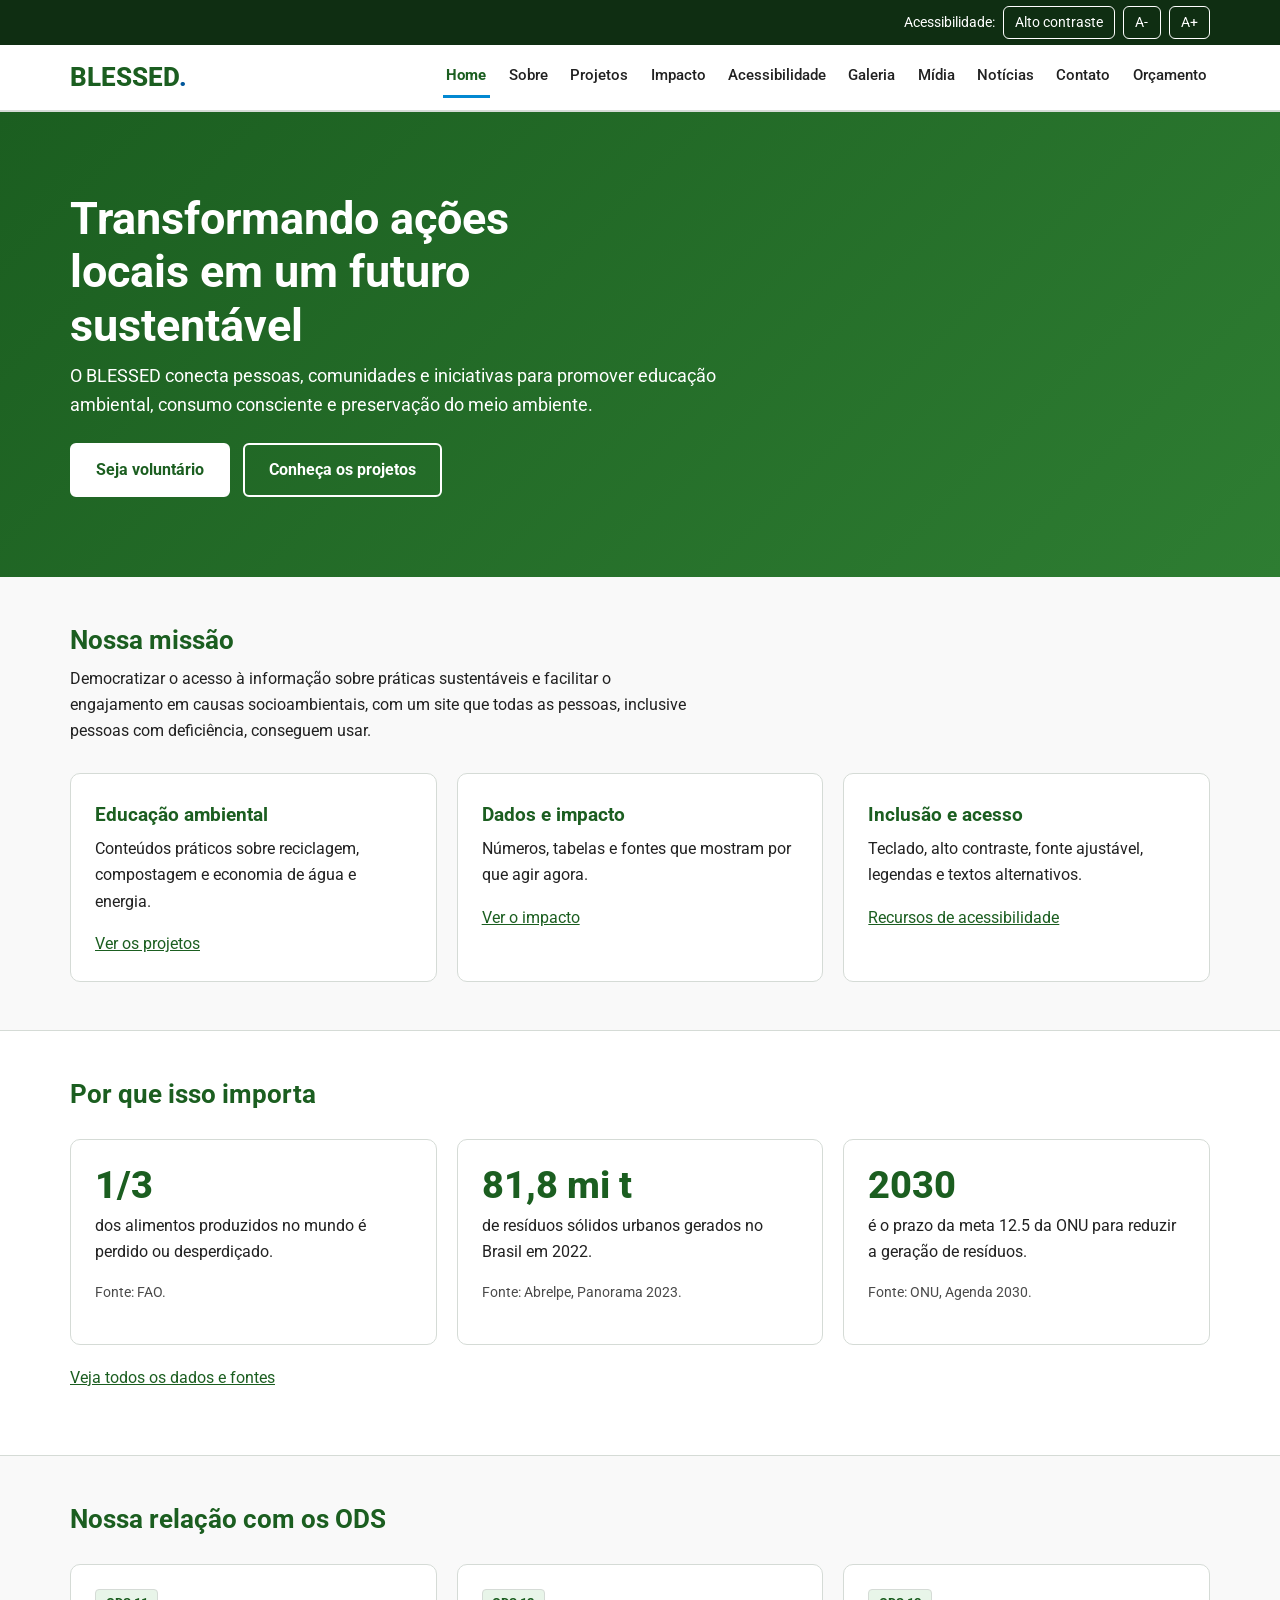
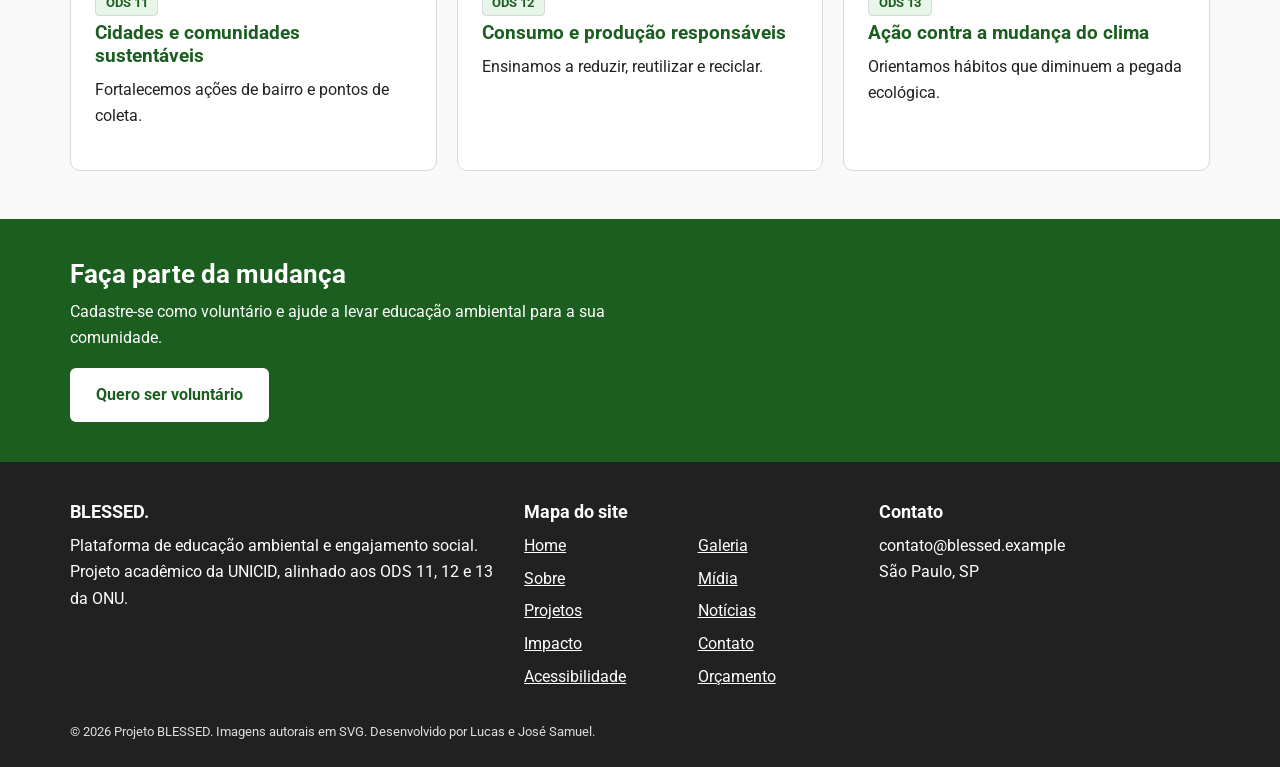
<file: index.html>
<!DOCTYPE html>
<html lang="pt-BR">
<head>
<meta charset="UTF-8">
<meta name="viewport" content="width=device-width, initial-scale=1">
<meta name="description" content="BLESSED: plataforma de conscientização ambiental, sustentabilidade e impacto social.">
<meta name="author" content="Equipe BLESSED">
<title>Home | BLESSED</title>
<link rel="icon" href="img/favicon.svg" type="image/svg+xml">
<link rel="preconnect" href="https://fonts.googleapis.com">
<link rel="preconnect" href="https://fonts.gstatic.com" crossorigin>
<link rel="stylesheet" href="https://fonts.googleapis.com/css2?family=Roboto:wght@400;500;700;800&amp;display=swap">
<link rel="stylesheet" href="css/style.css">
</head>
<body>
<a class="skip-link" href="#main-content">Pular para o conteúdo principal</a>
<div class="a11y-bar"><div class="container a11y-inner">
<span>Acessibilidade:</span>
<button type="button" id="toggle-contrast" aria-pressed="false">Alto contraste</button>
<button type="button" id="font-down" aria-label="Diminuir tamanho da fonte">A-</button>
<button type="button" id="font-up" aria-label="Aumentar tamanho da fonte">A+</button>
</div></div>
<header class="header"><div class="container header-inner">
<a class="logo" href="index.html" aria-label="BLESSED, página inicial">BLESSED<span>.</span></a>
<button type="button" class="menu-toggle" id="menu-toggle" aria-expanded="false" aria-controls="site-nav">Menu</button>
<nav class="nav" id="site-nav" aria-label="Navegação principal"><ul><li><a href="index.html" aria-current="page">Home</a></li><li><a href="sobre.html">Sobre</a></li><li><a href="projetos.html">Projetos</a></li><li><a href="impacto.html">Impacto</a></li><li><a href="acessibilidade.html">Acessibilidade</a></li><li><a href="galeria.html">Galeria</a></li><li><a href="midia.html">Mídia</a></li><li><a href="noticias.html">Notícias</a></li><li><a href="contato.html">Contato</a></li><li><a href="orcamento_hospedagem.html">Orçamento</a></li></ul></nav>
</div></header>
<main id="main-content" tabindex="-1">

<section class="hero" aria-labelledby="h1"><div class="container">
<h1 id="h1">Transformando ações locais em um futuro sustentável</h1>
<p>O BLESSED conecta pessoas, comunidades e iniciativas para promover educação ambiental, consumo consciente e preservação do meio ambiente.</p>
<div class="btn-row"><a class="btn" href="contato.html#voluntariado">Seja voluntário</a><a class="btn btn-outline" href="projetos.html">Conheça os projetos</a></div>
</div></section>
<section class="section" aria-labelledby="missao"><div class="container">
<div class="section-head"><h2 id="missao">Nossa missão</h2><p>Democratizar o acesso à informação sobre práticas sustentáveis e facilitar o engajamento em causas socioambientais, com um site que todas as pessoas, inclusive pessoas com deficiência, conseguem usar.</p></div>
<div class="grid">
<article class="card"><h3>Educação ambiental</h3><p>Conteúdos práticos sobre reciclagem, compostagem e economia de água e energia.</p><a href="projetos.html">Ver os projetos</a></article>
<article class="card"><h3>Dados e impacto</h3><p>Números, tabelas e fontes que mostram por que agir agora.</p><a href="impacto.html">Ver o impacto</a></article>
<article class="card"><h3>Inclusão e acesso</h3><p>Teclado, alto contraste, fonte ajustável, legendas e textos alternativos.</p><a href="acessibilidade.html">Recursos de acessibilidade</a></article>
</div></div></section>
<section class="section alt" aria-labelledby="dados"><div class="container">
<div class="section-head"><h2 id="dados">Por que isso importa</h2></div>
<div class="grid">
<article class="card"><p class="stat">1/3</p><p>dos alimentos produzidos no mundo é perdido ou desperdiçado.</p><p class="fonte">Fonte: FAO.</p></article>
<article class="card"><p class="stat">81,8 mi t</p><p>de resíduos sólidos urbanos gerados no Brasil em 2022.</p><p class="fonte">Fonte: Abrelpe, Panorama 2023.</p></article>
<article class="card"><p class="stat">2030</p><p>é o prazo da meta 12.5 da ONU para reduzir a geração de resíduos.</p><p class="fonte">Fonte: ONU, Agenda 2030.</p></article>
</div><p style="margin-top:1.2rem"><a href="impacto.html">Veja todos os dados e fontes</a></p></div></section>
<section class="section" aria-labelledby="ods"><div class="container">
<div class="section-head"><h2 id="ods">Nossa relação com os ODS</h2></div>
<div class="grid">
<article class="card"><span class="tag">ODS 11</span><h3>Cidades e comunidades sustentáveis</h3><p>Fortalecemos ações de bairro e pontos de coleta.</p></article>
<article class="card"><span class="tag">ODS 12</span><h3>Consumo e produção responsáveis</h3><p>Ensinamos a reduzir, reutilizar e reciclar.</p></article>
<article class="card"><span class="tag">ODS 13</span><h3>Ação contra a mudança do clima</h3><p>Orientamos hábitos que diminuem a pegada ecológica.</p></article>
</div></div></section>
<section class="cta" aria-labelledby="cta-t"><div class="container">
<h2 id="cta-t">Faça parte da mudança</h2>
<p>Cadastre-se como voluntário e ajude a levar educação ambiental para a sua comunidade.</p>
<a class="btn" href="contato.html#voluntariado">Quero ser voluntário</a></div></section>
</main>
<footer class="footer"><div class="container">
<div class="footer-grid">
<div><h2>BLESSED.</h2><p>Plataforma de educação ambiental e engajamento social. Projeto acadêmico da UNICID, alinhado aos ODS 11, 12 e 13 da ONU.</p></div>
<nav aria-label="Mapa do site"><h2>Mapa do site</h2><ul><li><a href="index.html">Home</a></li><li><a href="sobre.html">Sobre</a></li><li><a href="projetos.html">Projetos</a></li><li><a href="impacto.html">Impacto</a></li><li><a href="acessibilidade.html">Acessibilidade</a></li><li><a href="galeria.html">Galeria</a></li><li><a href="midia.html">Mídia</a></li><li><a href="noticias.html">Notícias</a></li><li><a href="contato.html">Contato</a></li><li><a href="orcamento_hospedagem.html">Orçamento</a></li></ul></nav>
<div><h2>Contato</h2><p>contato@blessed.example<br>São Paulo, SP</p></div>
</div>
<small>&copy; 2026 Projeto BLESSED. Imagens autorais em SVG. Desenvolvido por Lucas e José Samuel.</small>
</div></footer>
<script src="js/script.js" defer></script>
</body>
</html>
</file>
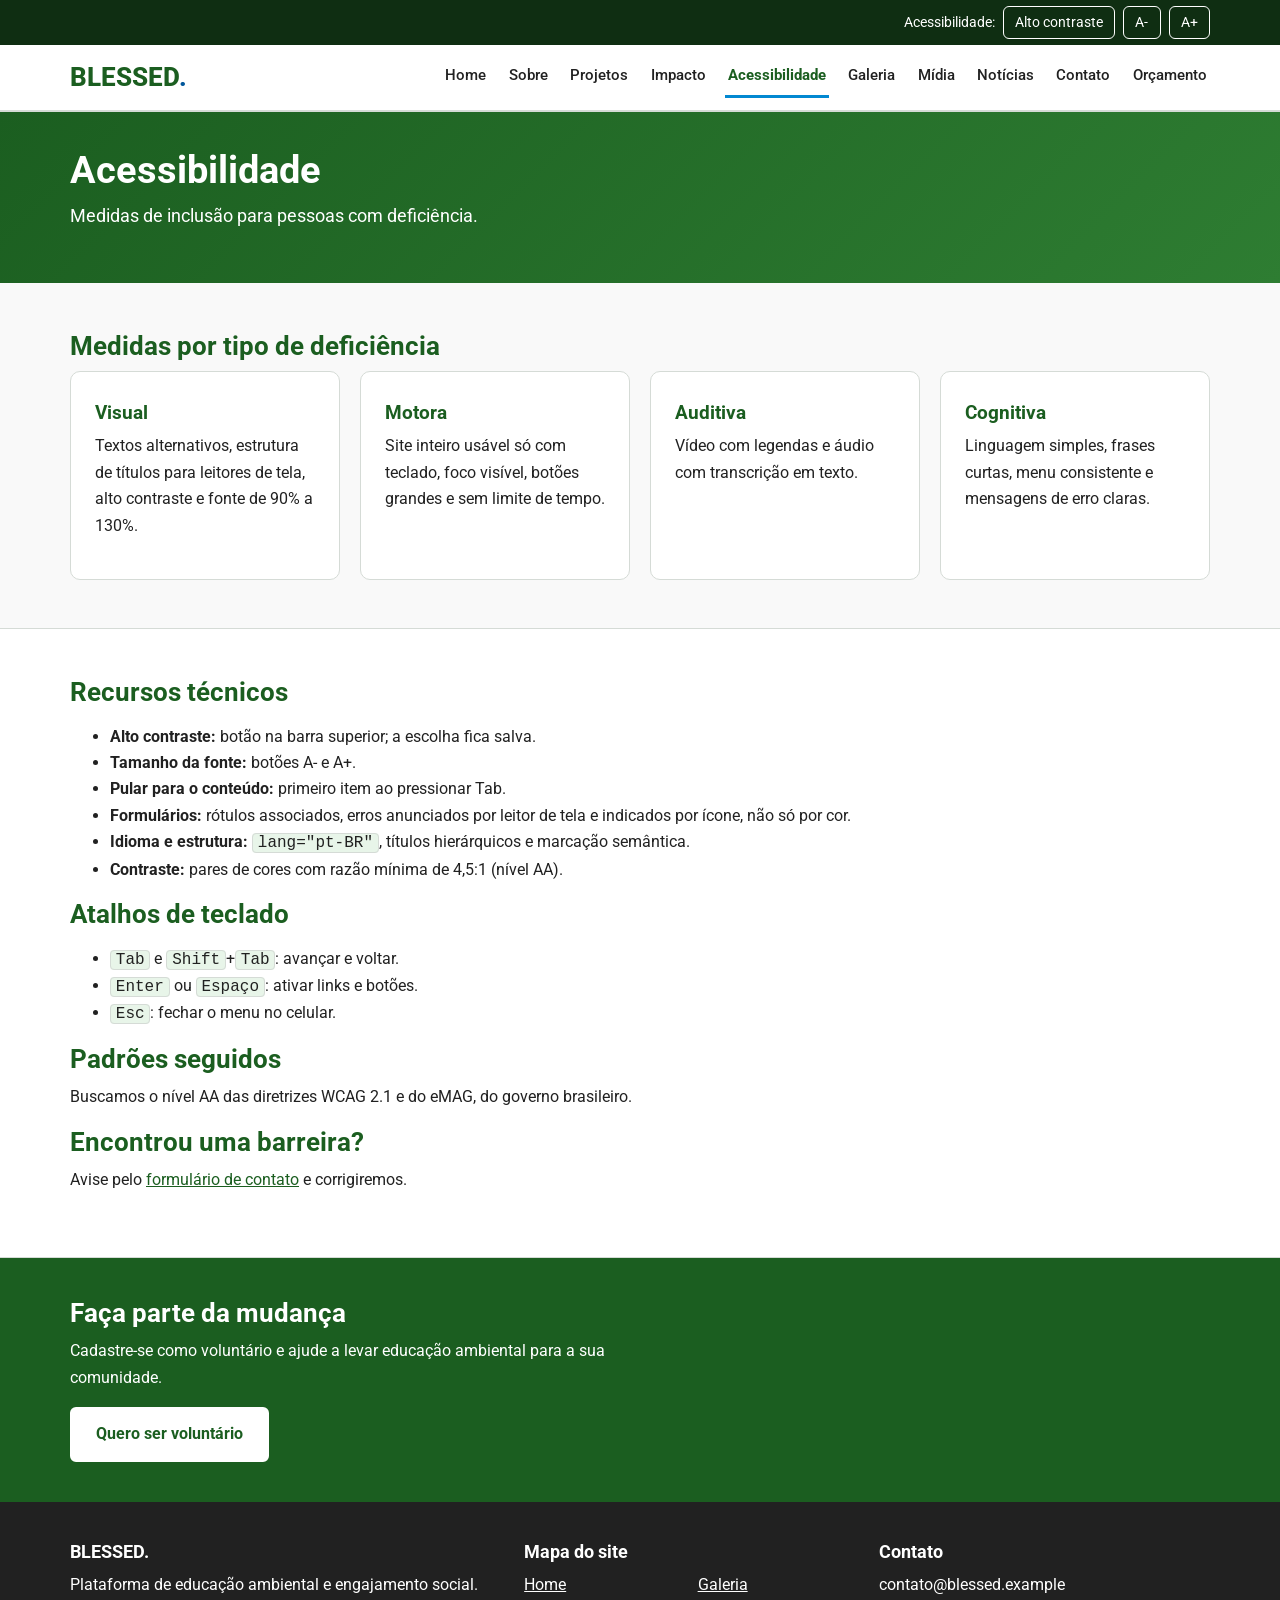
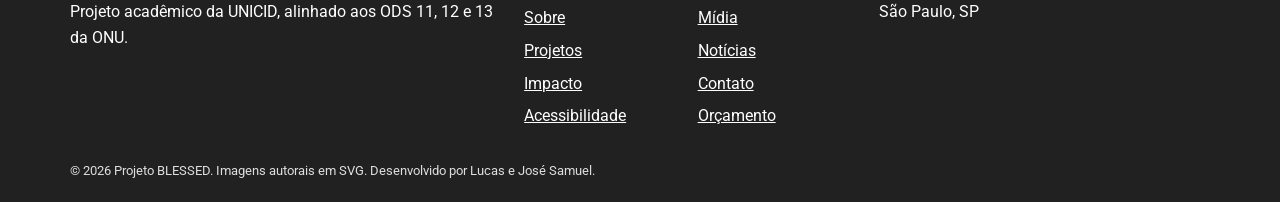
<file: acessibilidade.html>
<!DOCTYPE html>
<html lang="pt-BR">
<head>
<meta charset="UTF-8">
<meta name="viewport" content="width=device-width, initial-scale=1">
<meta name="description" content="Medidas de inclusão para pessoas com deficiência no site BLESSED.">
<meta name="author" content="Equipe BLESSED">
<title>Acessibilidade | BLESSED</title>
<link rel="icon" href="img/favicon.svg" type="image/svg+xml">
<link rel="preconnect" href="https://fonts.googleapis.com">
<link rel="preconnect" href="https://fonts.gstatic.com" crossorigin>
<link rel="stylesheet" href="https://fonts.googleapis.com/css2?family=Roboto:wght@400;500;700;800&amp;display=swap">
<link rel="stylesheet" href="css/style.css">
</head>
<body>
<a class="skip-link" href="#main-content">Pular para o conteúdo principal</a>
<div class="a11y-bar"><div class="container a11y-inner">
<span>Acessibilidade:</span>
<button type="button" id="toggle-contrast" aria-pressed="false">Alto contraste</button>
<button type="button" id="font-down" aria-label="Diminuir tamanho da fonte">A-</button>
<button type="button" id="font-up" aria-label="Aumentar tamanho da fonte">A+</button>
</div></div>
<header class="header"><div class="container header-inner">
<a class="logo" href="index.html" aria-label="BLESSED, página inicial">BLESSED<span>.</span></a>
<button type="button" class="menu-toggle" id="menu-toggle" aria-expanded="false" aria-controls="site-nav">Menu</button>
<nav class="nav" id="site-nav" aria-label="Navegação principal"><ul><li><a href="index.html">Home</a></li><li><a href="sobre.html">Sobre</a></li><li><a href="projetos.html">Projetos</a></li><li><a href="impacto.html">Impacto</a></li><li><a href="acessibilidade.html" aria-current="page">Acessibilidade</a></li><li><a href="galeria.html">Galeria</a></li><li><a href="midia.html">Mídia</a></li><li><a href="noticias.html">Notícias</a></li><li><a href="contato.html">Contato</a></li><li><a href="orcamento_hospedagem.html">Orçamento</a></li></ul></nav>
</div></header>
<main id="main-content" tabindex="-1">
<section class="page-hero" aria-labelledby="h1"><div class="container"><h1 id="h1">Acessibilidade</h1><p>Medidas de inclusão para pessoas com deficiência.</p></div></section>
<section class="section" aria-labelledby="rec"><div class="container"><h2 id="rec">Medidas por tipo de deficiência</h2>
<div class="grid">
<article class="card"><h3>Visual</h3><p>Textos alternativos, estrutura de títulos para leitores de tela, alto contraste e fonte de 90% a 130%.</p></article>
<article class="card"><h3>Motora</h3><p>Site inteiro usável só com teclado, foco visível, botões grandes e sem limite de tempo.</p></article>
<article class="card"><h3>Auditiva</h3><p>Vídeo com legendas e áudio com transcrição em texto.</p></article>
<article class="card"><h3>Cognitiva</h3><p>Linguagem simples, frases curtas, menu consistente e mensagens de erro claras.</p></article>
</div></div></section>
<section class="section alt" aria-labelledby="rec2"><div class="container"><h2 id="rec2">Recursos técnicos</h2>
<ul>
<li><strong>Alto contraste:</strong> botão na barra superior; a escolha fica salva.</li>
<li><strong>Tamanho da fonte:</strong> botões A- e A+.</li>
<li><strong>Pular para o conteúdo:</strong> primeiro item ao pressionar Tab.</li>
<li><strong>Formulários:</strong> rótulos associados, erros anunciados por leitor de tela e indicados por ícone, não só por cor.</li>
<li><strong>Idioma e estrutura:</strong> <code>lang="pt-BR"</code>, títulos hierárquicos e marcação semântica.</li>
<li><strong>Contraste:</strong> pares de cores com razão mínima de 4,5:1 (nível AA).</li>
</ul>
<h2>Atalhos de teclado</h2>
<ul><li><kbd>Tab</kbd> e <kbd>Shift</kbd>+<kbd>Tab</kbd>: avançar e voltar.</li><li><kbd>Enter</kbd> ou <kbd>Espaço</kbd>: ativar links e botões.</li><li><kbd>Esc</kbd>: fechar o menu no celular.</li></ul>
<h2>Padrões seguidos</h2><p>Buscamos o nível AA das diretrizes WCAG 2.1 e do eMAG, do governo brasileiro.</p>
<h2>Encontrou uma barreira?</h2><p>Avise pelo <a href="contato.html">formulário de contato</a> e corrigiremos.</p></div></section>
<section class="cta" aria-labelledby="cta-t"><div class="container">
<h2 id="cta-t">Faça parte da mudança</h2>
<p>Cadastre-se como voluntário e ajude a levar educação ambiental para a sua comunidade.</p>
<a class="btn" href="contato.html#voluntariado">Quero ser voluntário</a></div></section>
</main>
<footer class="footer"><div class="container">
<div class="footer-grid">
<div><h2>BLESSED.</h2><p>Plataforma de educação ambiental e engajamento social. Projeto acadêmico da UNICID, alinhado aos ODS 11, 12 e 13 da ONU.</p></div>
<nav aria-label="Mapa do site"><h2>Mapa do site</h2><ul><li><a href="index.html">Home</a></li><li><a href="sobre.html">Sobre</a></li><li><a href="projetos.html">Projetos</a></li><li><a href="impacto.html">Impacto</a></li><li><a href="acessibilidade.html">Acessibilidade</a></li><li><a href="galeria.html">Galeria</a></li><li><a href="midia.html">Mídia</a></li><li><a href="noticias.html">Notícias</a></li><li><a href="contato.html">Contato</a></li><li><a href="orcamento_hospedagem.html">Orçamento</a></li></ul></nav>
<div><h2>Contato</h2><p>contato@blessed.example<br>São Paulo, SP</p></div>
</div>
<small>&copy; 2026 Projeto BLESSED. Imagens autorais em SVG. Desenvolvido por Lucas e José Samuel.</small>
</div></footer>
<script src="js/script.js" defer></script>
</body>
</html>
</file>
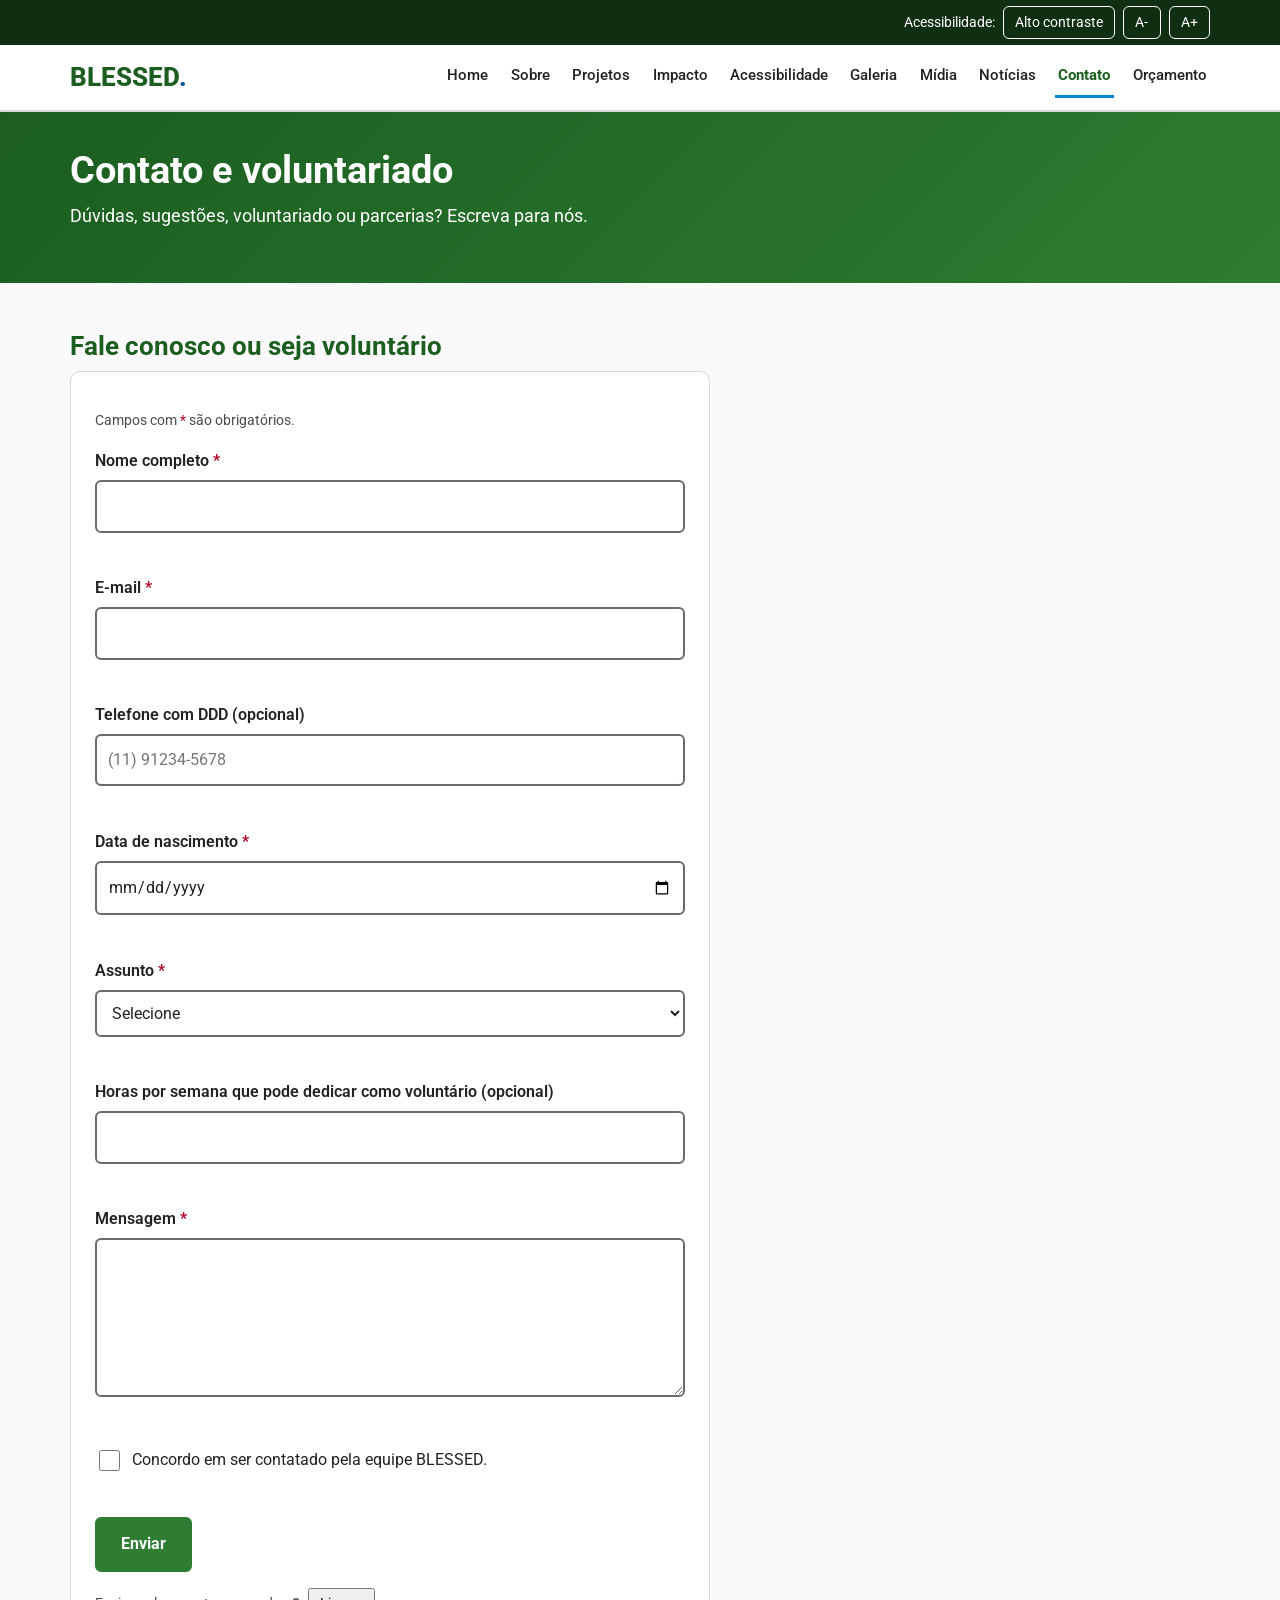
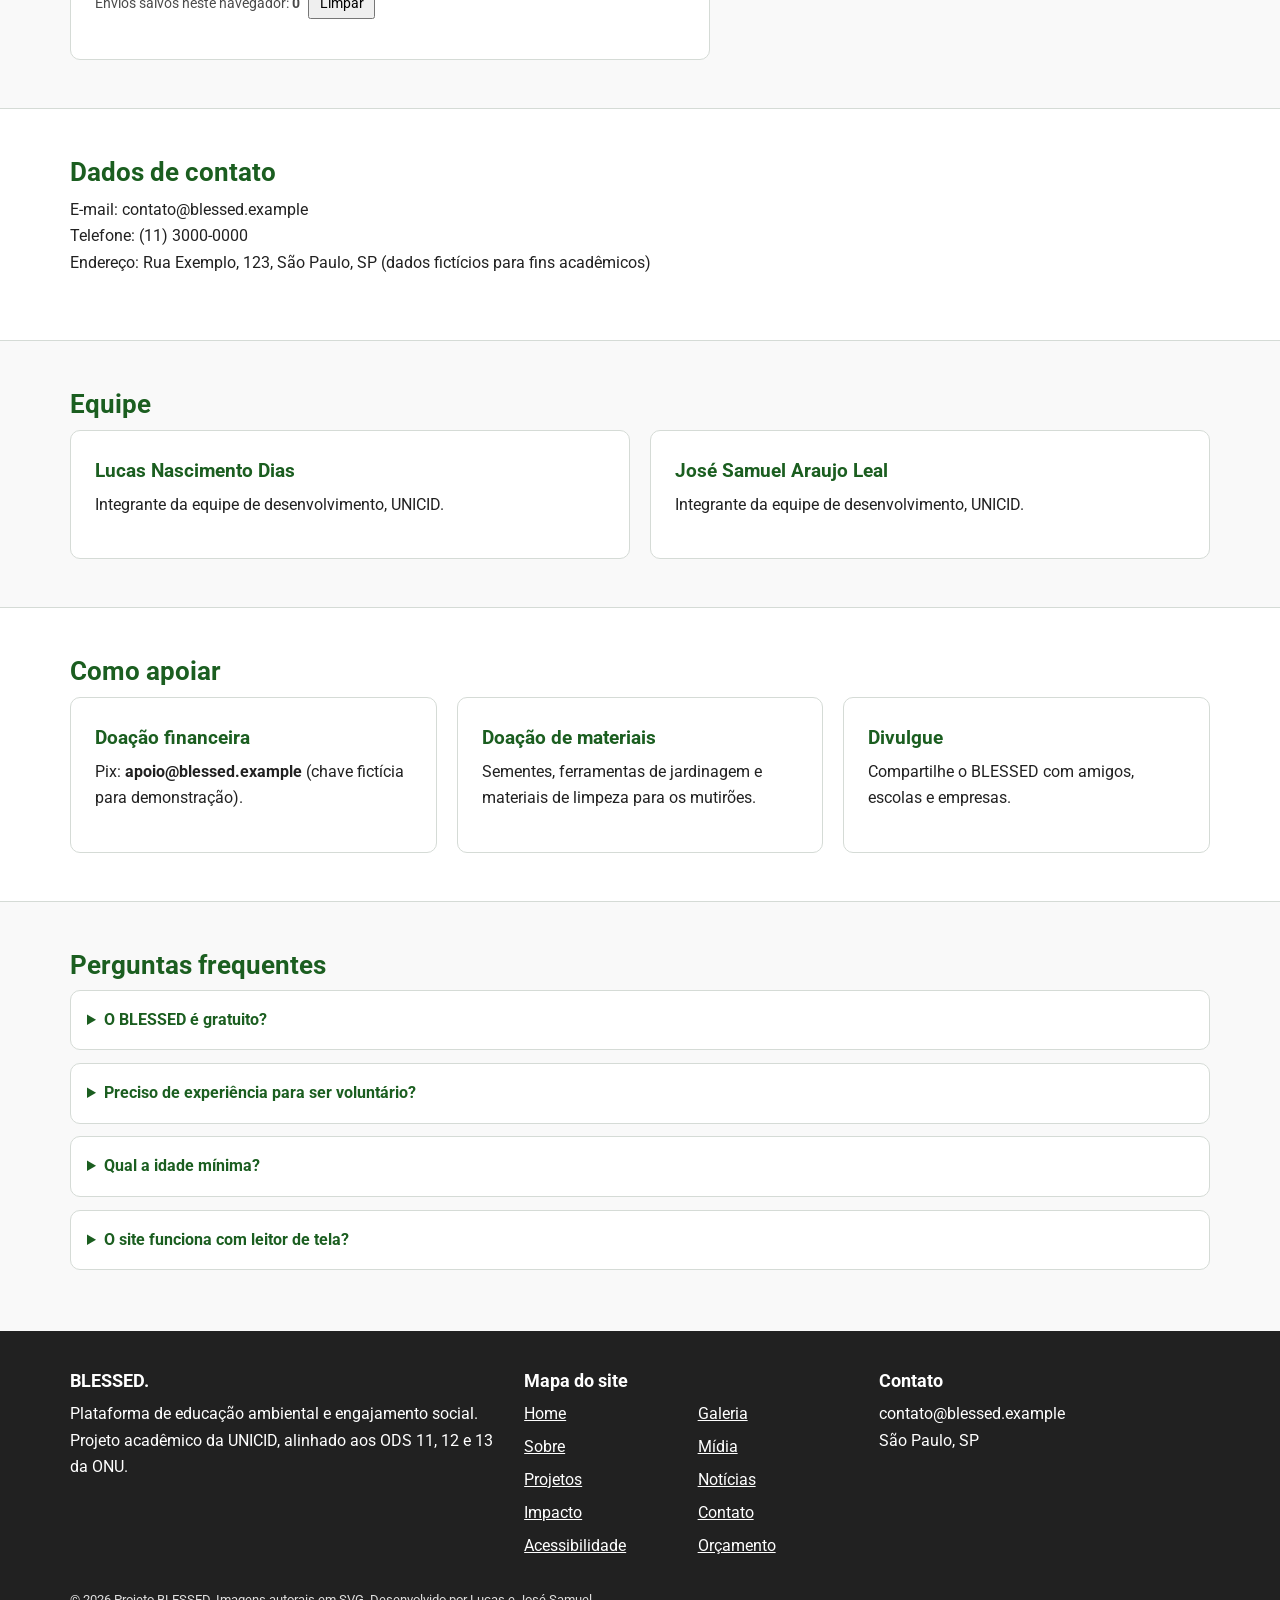
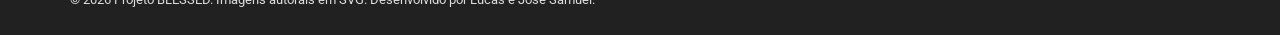
<file: contato.html>
<!DOCTYPE html>
<html lang="pt-BR">
<head>
<meta charset="UTF-8">
<meta name="viewport" content="width=device-width, initial-scale=1">
<meta name="description" content="Fale com a equipe, cadastre-se como voluntário ou apoie o BLESSED.">
<meta name="author" content="Equipe BLESSED">
<title>Contato | BLESSED</title>
<link rel="icon" href="img/favicon.svg" type="image/svg+xml">
<link rel="preconnect" href="https://fonts.googleapis.com">
<link rel="preconnect" href="https://fonts.gstatic.com" crossorigin>
<link rel="stylesheet" href="https://fonts.googleapis.com/css2?family=Roboto:wght@400;500;700;800&amp;display=swap">
<link rel="stylesheet" href="css/style.css">
</head>
<body>
<a class="skip-link" href="#main-content">Pular para o conteúdo principal</a>
<div class="a11y-bar"><div class="container a11y-inner">
<span>Acessibilidade:</span>
<button type="button" id="toggle-contrast" aria-pressed="false">Alto contraste</button>
<button type="button" id="font-down" aria-label="Diminuir tamanho da fonte">A-</button>
<button type="button" id="font-up" aria-label="Aumentar tamanho da fonte">A+</button>
</div></div>
<header class="header"><div class="container header-inner">
<a class="logo" href="index.html" aria-label="BLESSED, página inicial">BLESSED<span>.</span></a>
<button type="button" class="menu-toggle" id="menu-toggle" aria-expanded="false" aria-controls="site-nav">Menu</button>
<nav class="nav" id="site-nav" aria-label="Navegação principal"><ul><li><a href="index.html">Home</a></li><li><a href="sobre.html">Sobre</a></li><li><a href="projetos.html">Projetos</a></li><li><a href="impacto.html">Impacto</a></li><li><a href="acessibilidade.html">Acessibilidade</a></li><li><a href="galeria.html">Galeria</a></li><li><a href="midia.html">Mídia</a></li><li><a href="noticias.html">Notícias</a></li><li><a href="contato.html" aria-current="page">Contato</a></li><li><a href="orcamento_hospedagem.html">Orçamento</a></li></ul></nav>
</div></header>
<main id="main-content" tabindex="-1">
<section class="page-hero" aria-labelledby="h1"><div class="container"><h1 id="h1">Contato e voluntariado</h1><p>Dúvidas, sugestões, voluntariado ou parcerias? Escreva para nós.</p></div></section>
<section class="section" id="voluntariado" aria-labelledby="fale"><div class="container"><h2 id="fale">Fale conosco ou seja voluntário</h2><form class="form" data-form="contato" novalidate>
<p class="fonte">Campos com <span class="req" aria-hidden="true">*</span> são obrigatórios.</p><div class="field"><label for="c-nome">Nome completo <span class="req" aria-hidden="true">*</span></label><input type="text" id="c-nome" name="nome" required autocomplete="name" minlength="3" aria-describedby="erro-c-nome"><span class="error" id="erro-c-nome"></span></div><div class="field"><label for="c-email">E-mail <span class="req" aria-hidden="true">*</span></label><input type="email" id="c-email" name="email" required autocomplete="email"  aria-describedby="erro-c-email"><span class="error" id="erro-c-email"></span></div><div class="field"><label for="c-tel">Telefone com DDD (opcional)</label><input type="tel" id="c-tel" name="telefone" autocomplete="tel" pattern="\(?\d{2}\)?\s?9?\d{4}-?\d{4}" title="Informe o telefone com DDD, por exemplo (11) 91234-5678." placeholder="(11) 91234-5678" aria-describedby="erro-c-tel"><span class="error" id="erro-c-tel"></span></div><div class="field"><label for="c-data">Data de nascimento <span class="req" aria-hidden="true">*</span></label><input type="date" id="c-data" name="nascimento" required max="2026-11-17" title="Informe uma data válida, que não seja futura." aria-describedby="erro-c-data"><span class="error" id="erro-c-data"></span></div><div class="field"><label for="c-assunto">Assunto <span class="req" aria-hidden="true">*</span></label><select id="c-assunto" name="assunto" required aria-describedby="erro-c-assunto"><option value="">Selecione</option><option>Dúvida</option><option>Voluntariado</option><option>Parceria</option><option>Doação</option></select><span class="error" id="erro-c-assunto"></span></div><div class="field"><label for="c-horas">Horas por semana que pode dedicar como voluntário (opcional)</label><input type="number" id="c-horas" name="horas" min="1" max="40" title="Informe um número de 1 a 40 horas." aria-describedby="erro-c-horas"><span class="error" id="erro-c-horas"></span></div><div class="field"><label for="c-msg">Mensagem <span class="req" aria-hidden="true">*</span></label><textarea id="c-msg" name="mensagem" rows="5" required aria-describedby="erro-c-msg"></textarea><span class="error" id="erro-c-msg"></span></div><div class="field check"><label><input type="checkbox" id="c-ok" name="aceite" required aria-describedby="erro-c-ok"> Concordo em ser contatado pela equipe BLESSED.</label><span class="error" id="erro-c-ok"></span></div><button type="submit" class="btn">Enviar</button>
<div class="status" role="status" aria-live="polite"></div>
<p class="ls-info">Envios salvos neste navegador: <strong data-contador="contato">0</strong><button type="button" data-limpar="contato">Limpar</button></p></form></div></section>
<section class="section alt" aria-labelledby="dados"><div class="container"><h2 id="dados">Dados de contato</h2>
<p>E-mail: contato@blessed.example<br>Telefone: (11) 3000-0000<br>Endereço: Rua Exemplo, 123, São Paulo, SP (dados fictícios para fins acadêmicos)</p></div></section>
<section class="section" id="equipe" aria-labelledby="eq"><div class="container"><h2 id="eq">Equipe</h2>
<div class="grid"><article class="card"><h3>Lucas Nascimento Dias</h3><p>Integrante da equipe de desenvolvimento, UNICID.</p></article><article class="card"><h3>José Samuel Araujo Leal</h3><p>Integrante da equipe de desenvolvimento, UNICID.</p></article></div></div></section>
<section class="section alt" aria-labelledby="apoio"><div class="container"><h2 id="apoio">Como apoiar</h2>
<div class="grid">
<article class="card"><h3>Doação financeira</h3><p>Pix: <strong>apoio@blessed.example</strong> (chave fictícia para demonstração).</p></article>
<article class="card"><h3>Doação de materiais</h3><p>Sementes, ferramentas de jardinagem e materiais de limpeza para os mutirões.</p></article>
<article class="card"><h3>Divulgue</h3><p>Compartilhe o BLESSED com amigos, escolas e empresas.</p></article>
</div></div></section>
<section class="section" aria-labelledby="faq"><div class="container"><h2 id="faq">Perguntas frequentes</h2><details><summary>O BLESSED é gratuito?</summary><p>Sim. Todo o conteúdo do site é aberto e gratuito.</p></details><details><summary>Preciso de experiência para ser voluntário?</summary><p>Não. Há tarefas para todos os perfis, de oficinas a divulgação.</p></details><details><summary>Qual a idade mínima?</summary><p>O público é de 15 a 65 anos; menores de 18 anos precisam de autorização de um responsável.</p></details><details><summary>O site funciona com leitor de tela?</summary><p>Sim. Veja os recursos em <a href="acessibilidade.html">Acessibilidade</a>.</p></details></div></section>

</main>
<footer class="footer"><div class="container">
<div class="footer-grid">
<div><h2>BLESSED.</h2><p>Plataforma de educação ambiental e engajamento social. Projeto acadêmico da UNICID, alinhado aos ODS 11, 12 e 13 da ONU.</p></div>
<nav aria-label="Mapa do site"><h2>Mapa do site</h2><ul><li><a href="index.html">Home</a></li><li><a href="sobre.html">Sobre</a></li><li><a href="projetos.html">Projetos</a></li><li><a href="impacto.html">Impacto</a></li><li><a href="acessibilidade.html">Acessibilidade</a></li><li><a href="galeria.html">Galeria</a></li><li><a href="midia.html">Mídia</a></li><li><a href="noticias.html">Notícias</a></li><li><a href="contato.html">Contato</a></li><li><a href="orcamento_hospedagem.html">Orçamento</a></li></ul></nav>
<div><h2>Contato</h2><p>contato@blessed.example<br>São Paulo, SP</p></div>
</div>
<small>&copy; 2026 Projeto BLESSED. Imagens autorais em SVG. Desenvolvido por Lucas e José Samuel.</small>
</div></footer>
<script src="js/script.js" defer></script>
</body>
</html>
</file>
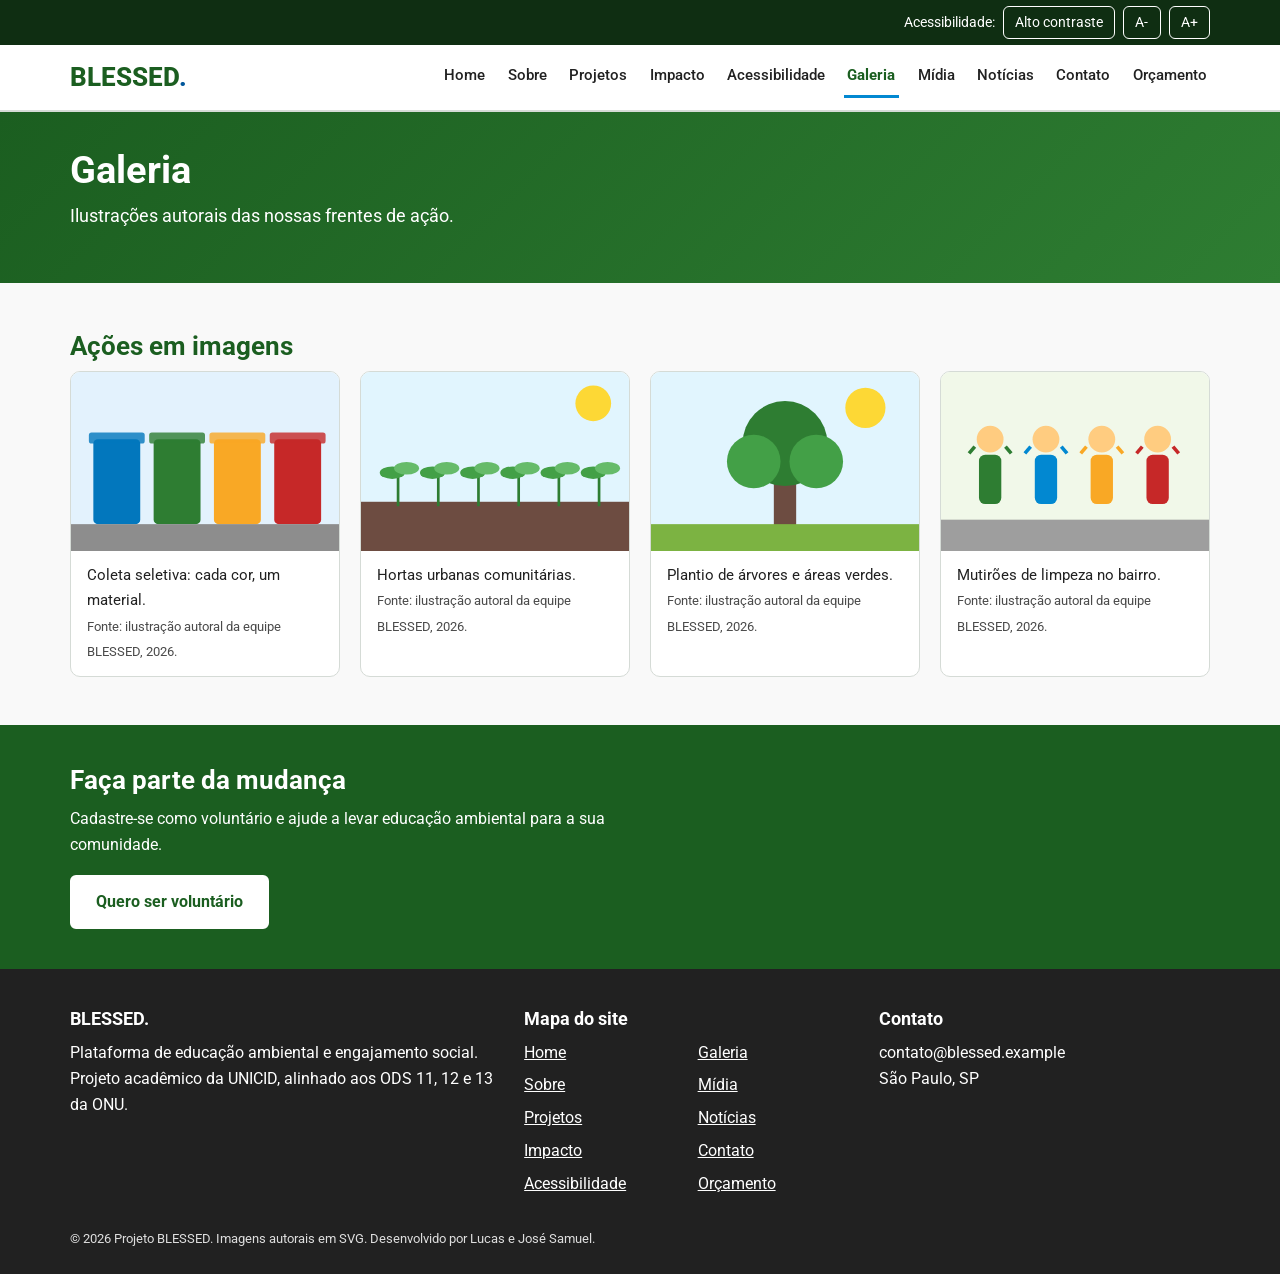
<file: galeria.html>
<!DOCTYPE html>
<html lang="pt-BR">
<head>
<meta charset="UTF-8">
<meta name="viewport" content="width=device-width, initial-scale=1">
<meta name="description" content="Imagens com legendas e fontes das ações do BLESSED.">
<meta name="author" content="Equipe BLESSED">
<title>Galeria | BLESSED</title>
<link rel="icon" href="img/favicon.svg" type="image/svg+xml">
<link rel="preconnect" href="https://fonts.googleapis.com">
<link rel="preconnect" href="https://fonts.gstatic.com" crossorigin>
<link rel="stylesheet" href="https://fonts.googleapis.com/css2?family=Roboto:wght@400;500;700;800&amp;display=swap">
<link rel="stylesheet" href="css/style.css">
</head>
<body>
<a class="skip-link" href="#main-content">Pular para o conteúdo principal</a>
<div class="a11y-bar"><div class="container a11y-inner">
<span>Acessibilidade:</span>
<button type="button" id="toggle-contrast" aria-pressed="false">Alto contraste</button>
<button type="button" id="font-down" aria-label="Diminuir tamanho da fonte">A-</button>
<button type="button" id="font-up" aria-label="Aumentar tamanho da fonte">A+</button>
</div></div>
<header class="header"><div class="container header-inner">
<a class="logo" href="index.html" aria-label="BLESSED, página inicial">BLESSED<span>.</span></a>
<button type="button" class="menu-toggle" id="menu-toggle" aria-expanded="false" aria-controls="site-nav">Menu</button>
<nav class="nav" id="site-nav" aria-label="Navegação principal"><ul><li><a href="index.html">Home</a></li><li><a href="sobre.html">Sobre</a></li><li><a href="projetos.html">Projetos</a></li><li><a href="impacto.html">Impacto</a></li><li><a href="acessibilidade.html">Acessibilidade</a></li><li><a href="galeria.html" aria-current="page">Galeria</a></li><li><a href="midia.html">Mídia</a></li><li><a href="noticias.html">Notícias</a></li><li><a href="contato.html">Contato</a></li><li><a href="orcamento_hospedagem.html">Orçamento</a></li></ul></nav>
</div></header>
<main id="main-content" tabindex="-1">
<section class="page-hero" aria-labelledby="h1"><div class="container"><h1 id="h1">Galeria</h1><p>Ilustrações autorais das nossas frentes de ação.</p></div></section>
<section class="section" aria-labelledby="g"><div class="container"><h2 id="g">Ações em imagens</h2><div class="grid gallery"><figure><img src="img/reciclagem.svg" alt="Quatro lixeiras de coleta seletiva nas cores azul, verde, amarela e vermelha" width="600" height="400" loading="lazy"><figcaption>Coleta seletiva: cada cor, um material.<br><small>Fonte: ilustração autoral da equipe BLESSED, 2026.</small></figcaption></figure><figure><img src="img/horta.svg" alt="Canteiro de horta com mudas verdes brotando da terra" width="600" height="400" loading="lazy"><figcaption>Hortas urbanas comunitárias.<br><small>Fonte: ilustração autoral da equipe BLESSED, 2026.</small></figcaption></figure><figure><img src="img/arvore.svg" alt="Árvore de copa verde sob um sol amarelo em um campo" width="600" height="400" loading="lazy"><figcaption>Plantio de árvores e áreas verdes.<br><small>Fonte: ilustração autoral da equipe BLESSED, 2026.</small></figcaption></figure><figure><img src="img/mutirao.svg" alt="Quatro pessoas de braços erguidos em um mutirão de limpeza" width="600" height="400" loading="lazy"><figcaption>Mutirões de limpeza no bairro.<br><small>Fonte: ilustração autoral da equipe BLESSED, 2026.</small></figcaption></figure></div></div></section>
<section class="cta" aria-labelledby="cta-t"><div class="container">
<h2 id="cta-t">Faça parte da mudança</h2>
<p>Cadastre-se como voluntário e ajude a levar educação ambiental para a sua comunidade.</p>
<a class="btn" href="contato.html#voluntariado">Quero ser voluntário</a></div></section>
</main>
<footer class="footer"><div class="container">
<div class="footer-grid">
<div><h2>BLESSED.</h2><p>Plataforma de educação ambiental e engajamento social. Projeto acadêmico da UNICID, alinhado aos ODS 11, 12 e 13 da ONU.</p></div>
<nav aria-label="Mapa do site"><h2>Mapa do site</h2><ul><li><a href="index.html">Home</a></li><li><a href="sobre.html">Sobre</a></li><li><a href="projetos.html">Projetos</a></li><li><a href="impacto.html">Impacto</a></li><li><a href="acessibilidade.html">Acessibilidade</a></li><li><a href="galeria.html">Galeria</a></li><li><a href="midia.html">Mídia</a></li><li><a href="noticias.html">Notícias</a></li><li><a href="contato.html">Contato</a></li><li><a href="orcamento_hospedagem.html">Orçamento</a></li></ul></nav>
<div><h2>Contato</h2><p>contato@blessed.example<br>São Paulo, SP</p></div>
</div>
<small>&copy; 2026 Projeto BLESSED. Imagens autorais em SVG. Desenvolvido por Lucas e José Samuel.</small>
</div></footer>
<script src="js/script.js" defer></script>
</body>
</html>
</file>
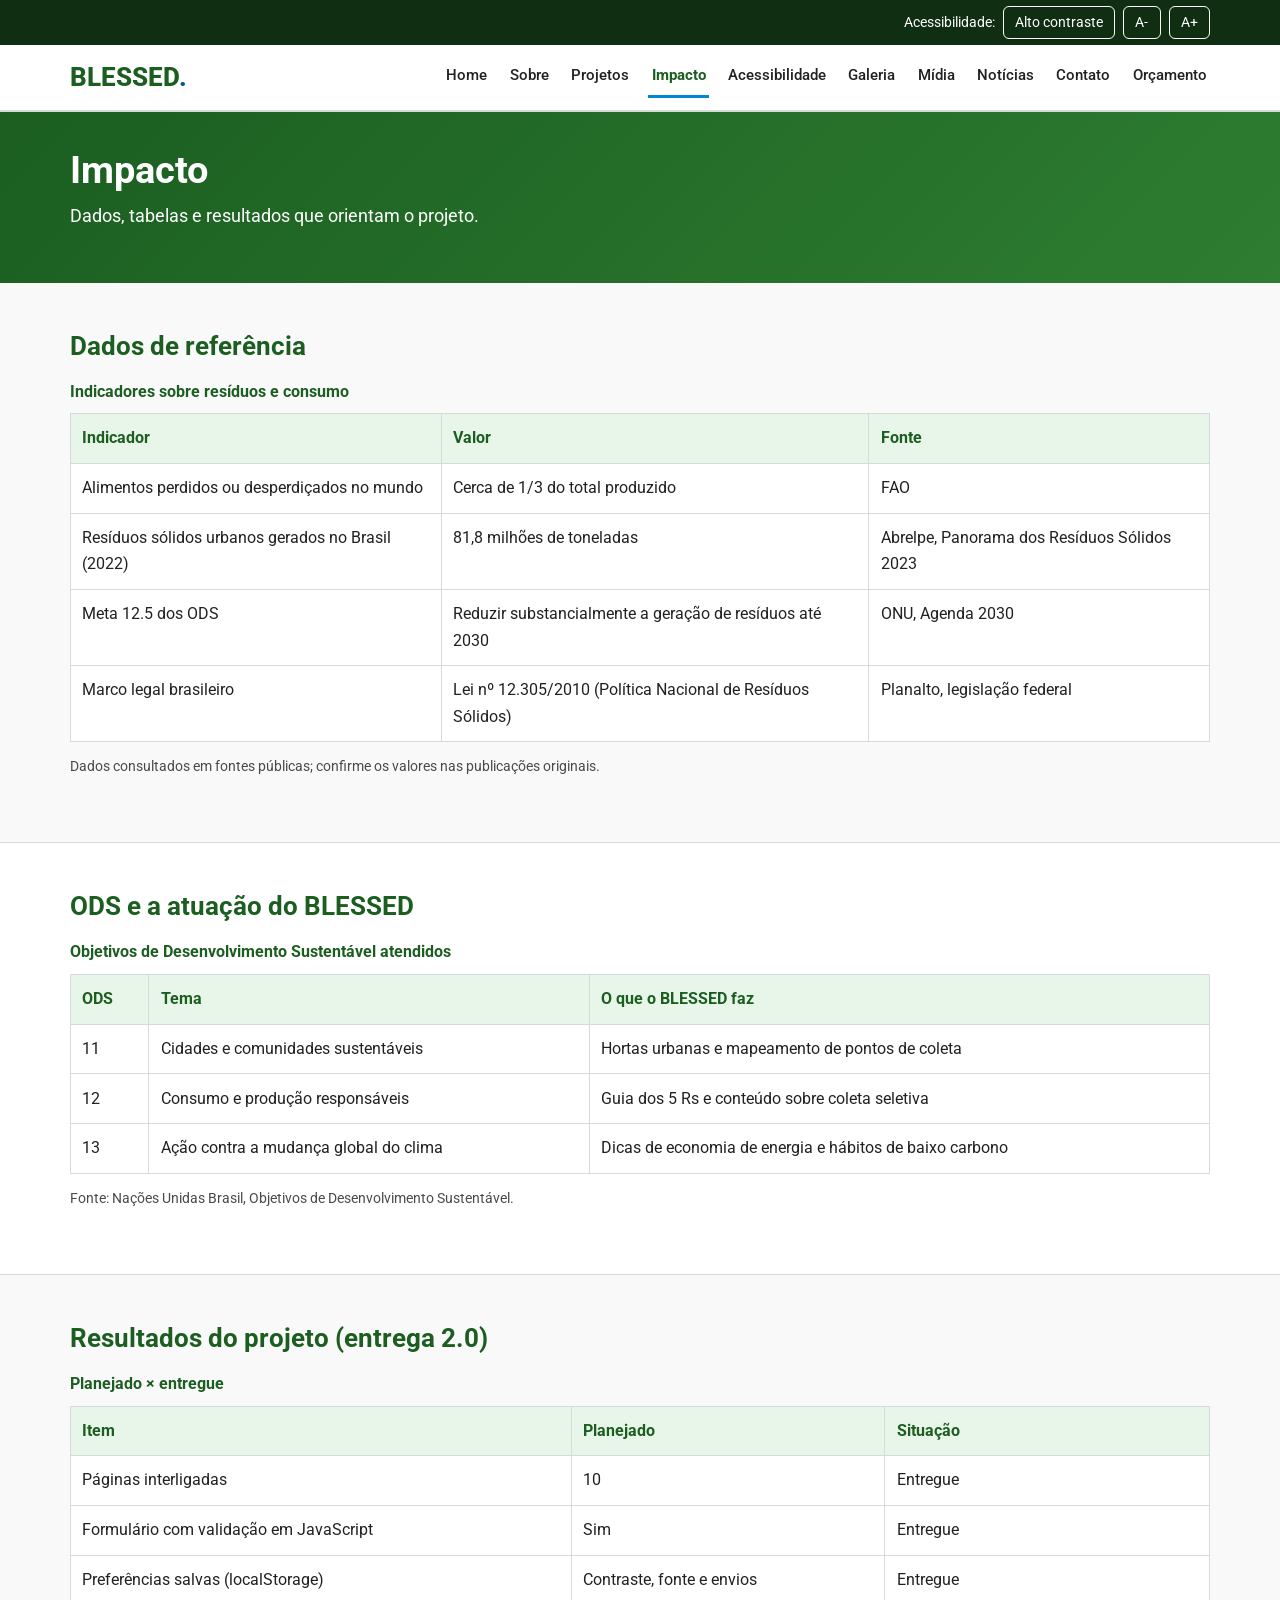
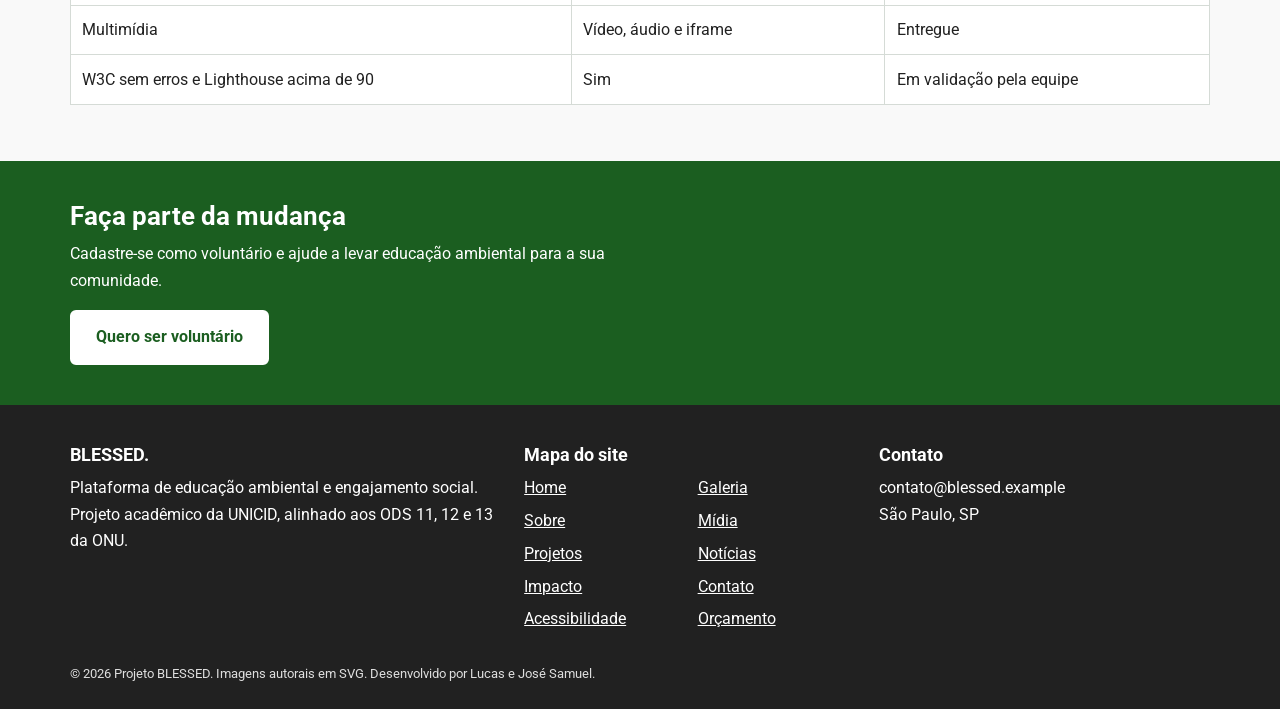
<file: impacto.html>
<!DOCTYPE html>
<html lang="pt-BR">
<head>
<meta charset="UTF-8">
<meta name="viewport" content="width=device-width, initial-scale=1">
<meta name="description" content="Dados, tabelas e fontes sobre resíduos, consumo e os ODS ligados ao BLESSED.">
<meta name="author" content="Equipe BLESSED">
<title>Impacto | BLESSED</title>
<link rel="icon" href="img/favicon.svg" type="image/svg+xml">
<link rel="preconnect" href="https://fonts.googleapis.com">
<link rel="preconnect" href="https://fonts.gstatic.com" crossorigin>
<link rel="stylesheet" href="https://fonts.googleapis.com/css2?family=Roboto:wght@400;500;700;800&amp;display=swap">
<link rel="stylesheet" href="css/style.css">
</head>
<body>
<a class="skip-link" href="#main-content">Pular para o conteúdo principal</a>
<div class="a11y-bar"><div class="container a11y-inner">
<span>Acessibilidade:</span>
<button type="button" id="toggle-contrast" aria-pressed="false">Alto contraste</button>
<button type="button" id="font-down" aria-label="Diminuir tamanho da fonte">A-</button>
<button type="button" id="font-up" aria-label="Aumentar tamanho da fonte">A+</button>
</div></div>
<header class="header"><div class="container header-inner">
<a class="logo" href="index.html" aria-label="BLESSED, página inicial">BLESSED<span>.</span></a>
<button type="button" class="menu-toggle" id="menu-toggle" aria-expanded="false" aria-controls="site-nav">Menu</button>
<nav class="nav" id="site-nav" aria-label="Navegação principal"><ul><li><a href="index.html">Home</a></li><li><a href="sobre.html">Sobre</a></li><li><a href="projetos.html">Projetos</a></li><li><a href="impacto.html" aria-current="page">Impacto</a></li><li><a href="acessibilidade.html">Acessibilidade</a></li><li><a href="galeria.html">Galeria</a></li><li><a href="midia.html">Mídia</a></li><li><a href="noticias.html">Notícias</a></li><li><a href="contato.html">Contato</a></li><li><a href="orcamento_hospedagem.html">Orçamento</a></li></ul></nav>
</div></header>
<main id="main-content" tabindex="-1">
<section class="page-hero" aria-labelledby="h1"><div class="container"><h1 id="h1">Impacto</h1><p>Dados, tabelas e resultados que orientam o projeto.</p></div></section>
<section class="section" aria-labelledby="d1"><div class="container"><h2 id="d1">Dados de referência</h2><div class="table-wrap"><table><caption>Indicadores sobre resíduos e consumo</caption><thead><tr><th scope="col">Indicador</th><th scope="col">Valor</th><th scope="col">Fonte</th></tr></thead><tbody><tr><td>Alimentos perdidos ou desperdiçados no mundo</td><td>Cerca de 1/3 do total produzido</td><td>FAO</td></tr><tr><td>Resíduos sólidos urbanos gerados no Brasil (2022)</td><td>81,8 milhões de toneladas</td><td>Abrelpe, Panorama dos Resíduos Sólidos 2023</td></tr><tr><td>Meta 12.5 dos ODS</td><td>Reduzir substancialmente a geração de resíduos até 2030</td><td>ONU, Agenda 2030</td></tr><tr><td>Marco legal brasileiro</td><td>Lei nº 12.305/2010 (Política Nacional de Resíduos Sólidos)</td><td>Planalto, legislação federal</td></tr></tbody></table></div><p class="fonte">Dados consultados em fontes públicas; confirme os valores nas publicações originais.</p>
</div></section>
<section class="section alt" aria-labelledby="d2"><div class="container"><h2 id="d2">ODS e a atuação do BLESSED</h2><div class="table-wrap"><table><caption>Objetivos de Desenvolvimento Sustentável atendidos</caption><thead><tr><th scope="col">ODS</th><th scope="col">Tema</th><th scope="col">O que o BLESSED faz</th></tr></thead><tbody><tr><td>11</td><td>Cidades e comunidades sustentáveis</td><td>Hortas urbanas e mapeamento de pontos de coleta</td></tr><tr><td>12</td><td>Consumo e produção responsáveis</td><td>Guia dos 5 Rs e conteúdo sobre coleta seletiva</td></tr><tr><td>13</td><td>Ação contra a mudança global do clima</td><td>Dicas de economia de energia e hábitos de baixo carbono</td></tr></tbody></table></div><p class="fonte">Fonte: Nações Unidas Brasil, Objetivos de Desenvolvimento Sustentável.</p>
</div></section>
<section class="section" aria-labelledby="d3"><div class="container"><h2 id="d3">Resultados do projeto (entrega 2.0)</h2><div class="table-wrap"><table><caption>Planejado × entregue</caption><thead><tr><th scope="col">Item</th><th scope="col">Planejado</th><th scope="col">Situação</th></tr></thead><tbody><tr><td>Páginas interligadas</td><td>10</td><td>Entregue</td></tr><tr><td>Formulário com validação em JavaScript</td><td>Sim</td><td>Entregue</td></tr><tr><td>Preferências salvas (localStorage)</td><td>Contraste, fonte e envios</td><td>Entregue</td></tr><tr><td>Multimídia</td><td>Vídeo, áudio e iframe</td><td>Entregue</td></tr><tr><td>W3C sem erros e Lighthouse acima de 90</td><td>Sim</td><td>Em validação pela equipe</td></tr></tbody></table></div></div></section>
<section class="cta" aria-labelledby="cta-t"><div class="container">
<h2 id="cta-t">Faça parte da mudança</h2>
<p>Cadastre-se como voluntário e ajude a levar educação ambiental para a sua comunidade.</p>
<a class="btn" href="contato.html#voluntariado">Quero ser voluntário</a></div></section>
</main>
<footer class="footer"><div class="container">
<div class="footer-grid">
<div><h2>BLESSED.</h2><p>Plataforma de educação ambiental e engajamento social. Projeto acadêmico da UNICID, alinhado aos ODS 11, 12 e 13 da ONU.</p></div>
<nav aria-label="Mapa do site"><h2>Mapa do site</h2><ul><li><a href="index.html">Home</a></li><li><a href="sobre.html">Sobre</a></li><li><a href="projetos.html">Projetos</a></li><li><a href="impacto.html">Impacto</a></li><li><a href="acessibilidade.html">Acessibilidade</a></li><li><a href="galeria.html">Galeria</a></li><li><a href="midia.html">Mídia</a></li><li><a href="noticias.html">Notícias</a></li><li><a href="contato.html">Contato</a></li><li><a href="orcamento_hospedagem.html">Orçamento</a></li></ul></nav>
<div><h2>Contato</h2><p>contato@blessed.example<br>São Paulo, SP</p></div>
</div>
<small>&copy; 2026 Projeto BLESSED. Imagens autorais em SVG. Desenvolvido por Lucas e José Samuel.</small>
</div></footer>
<script src="js/script.js" defer></script>
</body>
</html>
</file>
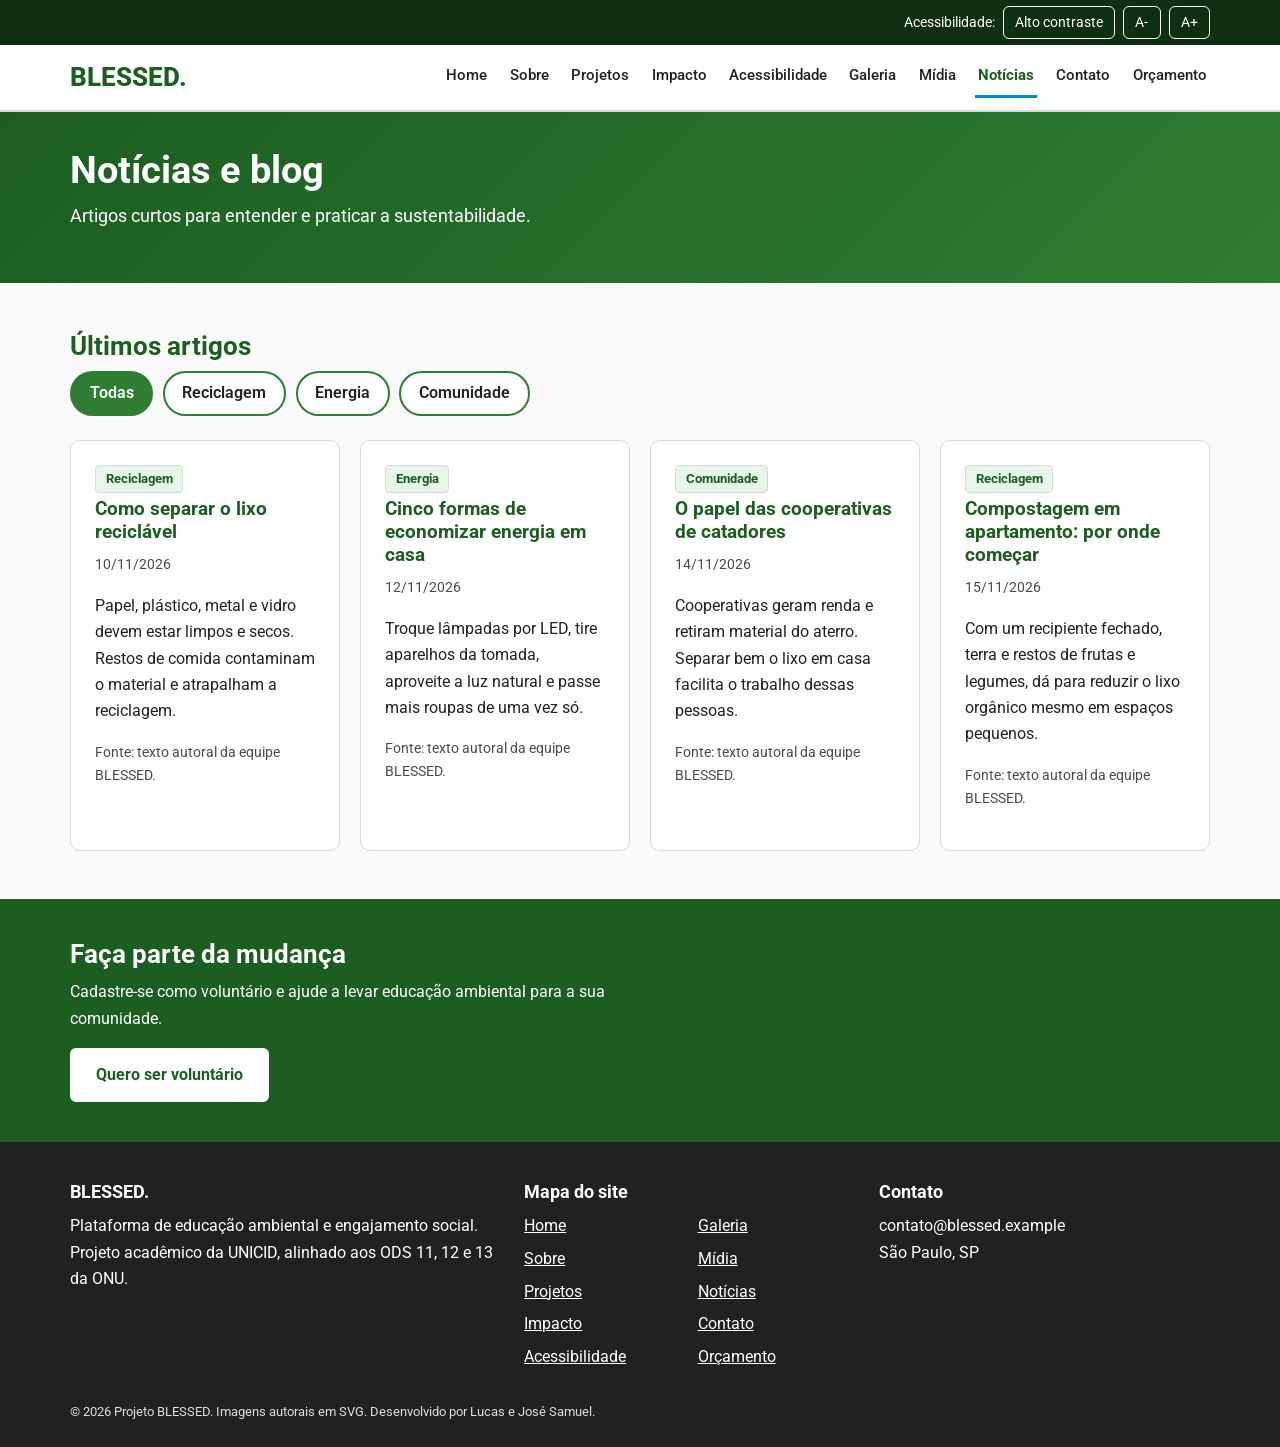
<file: noticias.html>
<!DOCTYPE html>
<html lang="pt-BR">
<head>
<meta charset="UTF-8">
<meta name="viewport" content="width=device-width, initial-scale=1">
<meta name="description" content="Artigos sobre sustentabilidade, ecologia e ações comunitárias.">
<meta name="author" content="Equipe BLESSED">
<title>Notícias | BLESSED</title>
<link rel="icon" href="img/favicon.svg" type="image/svg+xml">
<link rel="preconnect" href="https://fonts.googleapis.com">
<link rel="preconnect" href="https://fonts.gstatic.com" crossorigin>
<link rel="stylesheet" href="https://fonts.googleapis.com/css2?family=Roboto:wght@400;500;700;800&amp;display=swap">
<link rel="stylesheet" href="css/style.css">
</head>
<body>
<a class="skip-link" href="#main-content">Pular para o conteúdo principal</a>
<div class="a11y-bar"><div class="container a11y-inner">
<span>Acessibilidade:</span>
<button type="button" id="toggle-contrast" aria-pressed="false">Alto contraste</button>
<button type="button" id="font-down" aria-label="Diminuir tamanho da fonte">A-</button>
<button type="button" id="font-up" aria-label="Aumentar tamanho da fonte">A+</button>
</div></div>
<header class="header"><div class="container header-inner">
<a class="logo" href="index.html" aria-label="BLESSED, página inicial">BLESSED<span>.</span></a>
<button type="button" class="menu-toggle" id="menu-toggle" aria-expanded="false" aria-controls="site-nav">Menu</button>
<nav class="nav" id="site-nav" aria-label="Navegação principal"><ul><li><a href="index.html">Home</a></li><li><a href="sobre.html">Sobre</a></li><li><a href="projetos.html">Projetos</a></li><li><a href="impacto.html">Impacto</a></li><li><a href="acessibilidade.html">Acessibilidade</a></li><li><a href="galeria.html">Galeria</a></li><li><a href="midia.html">Mídia</a></li><li><a href="noticias.html" aria-current="page">Notícias</a></li><li><a href="contato.html">Contato</a></li><li><a href="orcamento_hospedagem.html">Orçamento</a></li></ul></nav>
</div></header>
<main id="main-content" tabindex="-1">
<section class="page-hero" aria-labelledby="h1"><div class="container"><h1 id="h1">Notícias e blog</h1><p>Artigos curtos para entender e praticar a sustentabilidade.</p></div></section>
<section class="section" aria-labelledby="art"><div class="container"><h2 id="art">Últimos artigos</h2>
<div class="filters" role="group" aria-label="Filtrar artigos por categoria">
<button type="button" data-filtro="todas" aria-pressed="true">Todas</button>
<button type="button" data-filtro="reciclagem" aria-pressed="false">Reciclagem</button>
<button type="button" data-filtro="energia" aria-pressed="false">Energia</button>
<button type="button" data-filtro="comunidade" aria-pressed="false">Comunidade</button></div><div class="grid"><article class="card" data-cat="reciclagem"><span class="tag">Reciclagem</span><h3>Como separar o lixo reciclável</h3><p class="news-meta"><time datetime="2026-11-10">10/11/2026</time></p><p>Papel, plástico, metal e vidro devem estar limpos e secos. Restos de comida contaminam o material e atrapalham a reciclagem.</p><p class="fonte">Fonte: texto autoral da equipe BLESSED.</p></article><article class="card" data-cat="energia"><span class="tag">Energia</span><h3>Cinco formas de economizar energia em casa</h3><p class="news-meta"><time datetime="2026-11-12">12/11/2026</time></p><p>Troque lâmpadas por LED, tire aparelhos da tomada, aproveite a luz natural e passe mais roupas de uma vez só.</p><p class="fonte">Fonte: texto autoral da equipe BLESSED.</p></article><article class="card" data-cat="comunidade"><span class="tag">Comunidade</span><h3>O papel das cooperativas de catadores</h3><p class="news-meta"><time datetime="2026-11-14">14/11/2026</time></p><p>Cooperativas geram renda e retiram material do aterro. Separar bem o lixo em casa facilita o trabalho dessas pessoas.</p><p class="fonte">Fonte: texto autoral da equipe BLESSED.</p></article><article class="card" data-cat="reciclagem"><span class="tag">Reciclagem</span><h3>Compostagem em apartamento: por onde começar</h3><p class="news-meta"><time datetime="2026-11-15">15/11/2026</time></p><p>Com um recipiente fechado, terra e restos de frutas e legumes, dá para reduzir o lixo orgânico mesmo em espaços pequenos.</p><p class="fonte">Fonte: texto autoral da equipe BLESSED.</p></article></div></div></section>
<section class="cta" aria-labelledby="cta-t"><div class="container">
<h2 id="cta-t">Faça parte da mudança</h2>
<p>Cadastre-se como voluntário e ajude a levar educação ambiental para a sua comunidade.</p>
<a class="btn" href="contato.html#voluntariado">Quero ser voluntário</a></div></section>
</main>
<footer class="footer"><div class="container">
<div class="footer-grid">
<div><h2>BLESSED.</h2><p>Plataforma de educação ambiental e engajamento social. Projeto acadêmico da UNICID, alinhado aos ODS 11, 12 e 13 da ONU.</p></div>
<nav aria-label="Mapa do site"><h2>Mapa do site</h2><ul><li><a href="index.html">Home</a></li><li><a href="sobre.html">Sobre</a></li><li><a href="projetos.html">Projetos</a></li><li><a href="impacto.html">Impacto</a></li><li><a href="acessibilidade.html">Acessibilidade</a></li><li><a href="galeria.html">Galeria</a></li><li><a href="midia.html">Mídia</a></li><li><a href="noticias.html">Notícias</a></li><li><a href="contato.html">Contato</a></li><li><a href="orcamento_hospedagem.html">Orçamento</a></li></ul></nav>
<div><h2>Contato</h2><p>contato@blessed.example<br>São Paulo, SP</p></div>
</div>
<small>&copy; 2026 Projeto BLESSED. Imagens autorais em SVG. Desenvolvido por Lucas e José Samuel.</small>
</div></footer>
<script src="js/script.js" defer></script>
</body>
</html>
</file>
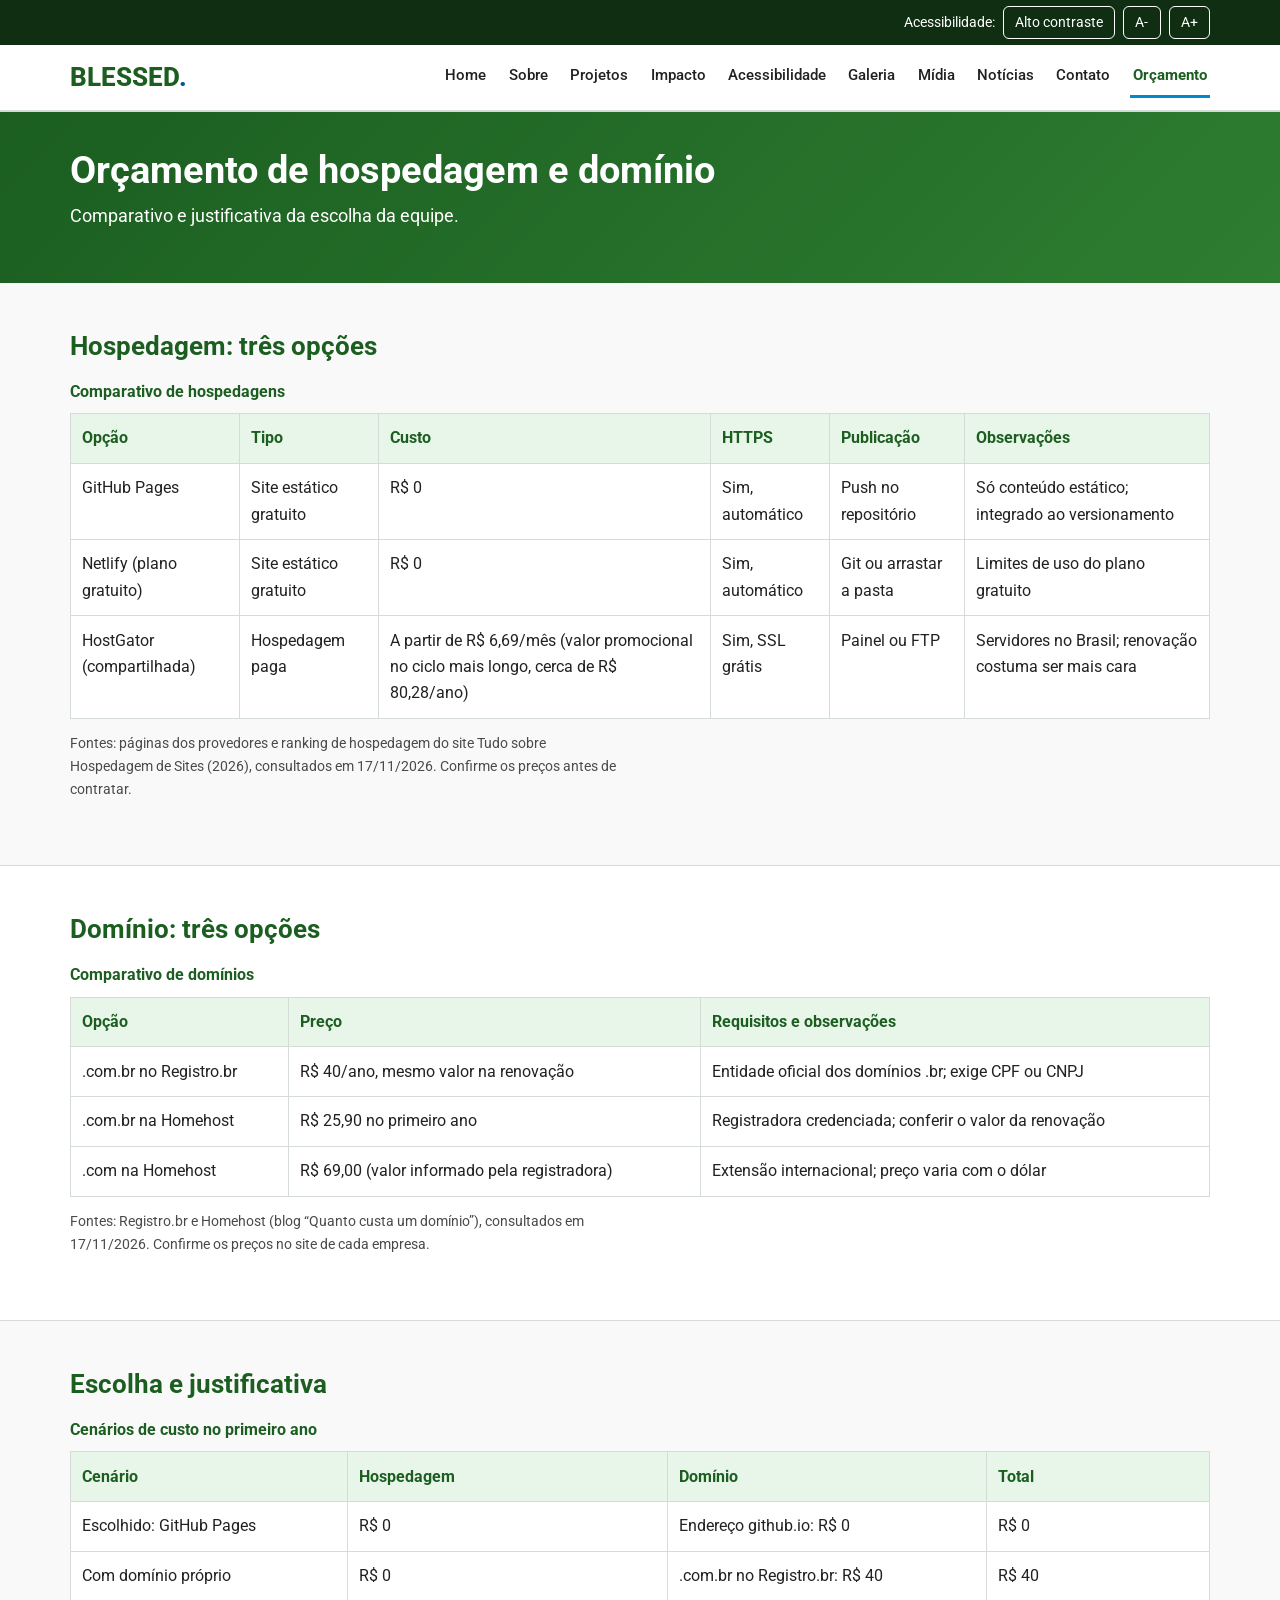
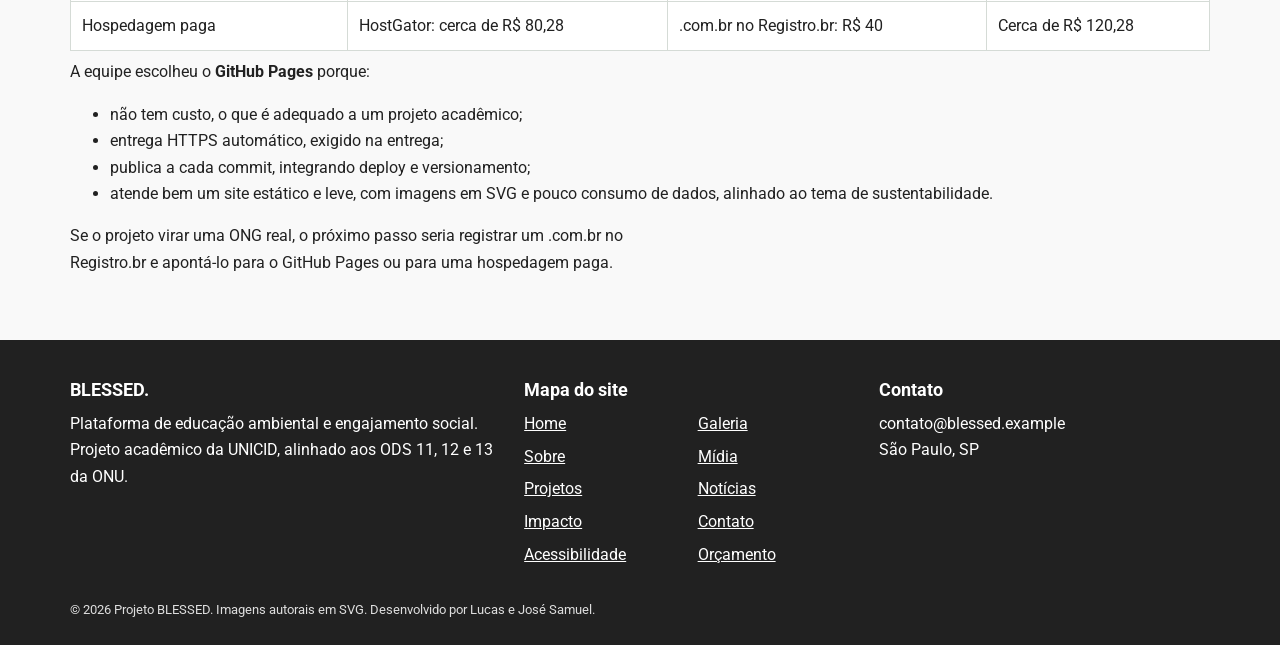
<file: orcamento_hospedagem.html>
<!DOCTYPE html>
<html lang="pt-BR">
<head>
<meta charset="UTF-8">
<meta name="viewport" content="width=device-width, initial-scale=1">
<meta name="description" content="Comparativo de três hospedagens e três domínios, com justificativa da escolha do BLESSED.">
<meta name="author" content="Equipe BLESSED">
<title>Orçamento de hospedagem e domínio | BLESSED</title>
<link rel="icon" href="img/favicon.svg" type="image/svg+xml">
<link rel="preconnect" href="https://fonts.googleapis.com">
<link rel="preconnect" href="https://fonts.gstatic.com" crossorigin>
<link rel="stylesheet" href="https://fonts.googleapis.com/css2?family=Roboto:wght@400;500;700;800&amp;display=swap">
<link rel="stylesheet" href="css/style.css">
</head>
<body>
<a class="skip-link" href="#main-content">Pular para o conteúdo principal</a>
<div class="a11y-bar"><div class="container a11y-inner">
<span>Acessibilidade:</span>
<button type="button" id="toggle-contrast" aria-pressed="false">Alto contraste</button>
<button type="button" id="font-down" aria-label="Diminuir tamanho da fonte">A-</button>
<button type="button" id="font-up" aria-label="Aumentar tamanho da fonte">A+</button>
</div></div>
<header class="header"><div class="container header-inner">
<a class="logo" href="index.html" aria-label="BLESSED, página inicial">BLESSED<span>.</span></a>
<button type="button" class="menu-toggle" id="menu-toggle" aria-expanded="false" aria-controls="site-nav">Menu</button>
<nav class="nav" id="site-nav" aria-label="Navegação principal"><ul><li><a href="index.html">Home</a></li><li><a href="sobre.html">Sobre</a></li><li><a href="projetos.html">Projetos</a></li><li><a href="impacto.html">Impacto</a></li><li><a href="acessibilidade.html">Acessibilidade</a></li><li><a href="galeria.html">Galeria</a></li><li><a href="midia.html">Mídia</a></li><li><a href="noticias.html">Notícias</a></li><li><a href="contato.html">Contato</a></li><li><a href="orcamento_hospedagem.html" aria-current="page">Orçamento</a></li></ul></nav>
</div></header>
<main id="main-content" tabindex="-1">
<section class="page-hero" aria-labelledby="h1"><div class="container"><h1 id="h1">Orçamento de hospedagem e domínio</h1><p>Comparativo e justificativa da escolha da equipe.</p></div></section>
<section class="section" aria-labelledby="h"><div class="container"><h2 id="h">Hospedagem: três opções</h2><div class="table-wrap"><table><caption>Comparativo de hospedagens</caption><thead><tr><th scope="col">Opção</th><th scope="col">Tipo</th><th scope="col">Custo</th><th scope="col">HTTPS</th><th scope="col">Publicação</th><th scope="col">Observações</th></tr></thead><tbody><tr><td>GitHub Pages</td><td>Site estático gratuito</td><td>R$ 0</td><td>Sim, automático</td><td>Push no repositório</td><td>Só conteúdo estático; integrado ao versionamento</td></tr><tr><td>Netlify (plano gratuito)</td><td>Site estático gratuito</td><td>R$ 0</td><td>Sim, automático</td><td>Git ou arrastar a pasta</td><td>Limites de uso do plano gratuito</td></tr><tr><td>HostGator (compartilhada)</td><td>Hospedagem paga</td><td>A partir de R$ 6,69/mês (valor promocional no ciclo mais longo, cerca de R$ 80,28/ano)</td><td>Sim, SSL grátis</td><td>Painel ou FTP</td><td>Servidores no Brasil; renovação costuma ser mais cara</td></tr></tbody></table></div><p class="fonte">Fontes: páginas dos provedores e ranking de hospedagem do site Tudo sobre Hospedagem de Sites (2026), consultados em 17/11/2026. Confirme os preços antes de contratar.</p>
</div></section>
<section class="section alt" aria-labelledby="d"><div class="container"><h2 id="d">Domínio: três opções</h2><div class="table-wrap"><table><caption>Comparativo de domínios</caption><thead><tr><th scope="col">Opção</th><th scope="col">Preço</th><th scope="col">Requisitos e observações</th></tr></thead><tbody><tr><td>.com.br no Registro.br</td><td>R$ 40/ano, mesmo valor na renovação</td><td>Entidade oficial dos domínios .br; exige CPF ou CNPJ</td></tr><tr><td>.com.br na Homehost</td><td>R$ 25,90 no primeiro ano</td><td>Registradora credenciada; conferir o valor da renovação</td></tr><tr><td>.com na Homehost</td><td>R$ 69,00 (valor informado pela registradora)</td><td>Extensão internacional; preço varia com o dólar</td></tr></tbody></table></div><p class="fonte">Fontes: Registro.br e Homehost (blog “Quanto custa um domínio”), consultados em 17/11/2026. Confirme os preços no site de cada empresa.</p>
</div></section>
<section class="section" aria-labelledby="j"><div class="container"><h2 id="j">Escolha e justificativa</h2><div class="table-wrap"><table><caption>Cenários de custo no primeiro ano</caption><thead><tr><th scope="col">Cenário</th><th scope="col">Hospedagem</th><th scope="col">Domínio</th><th scope="col">Total</th></tr></thead><tbody><tr><td>Escolhido: GitHub Pages</td><td>R$ 0</td><td>Endereço github.io: R$ 0</td><td>R$ 0</td></tr><tr><td>Com domínio próprio</td><td>R$ 0</td><td>.com.br no Registro.br: R$ 40</td><td>R$ 40</td></tr><tr><td>Hospedagem paga</td><td>HostGator: cerca de R$ 80,28</td><td>.com.br no Registro.br: R$ 40</td><td>Cerca de R$ 120,28</td></tr></tbody></table></div>
<p>A equipe escolheu o <strong>GitHub Pages</strong> porque:</p>
<ul><li>não tem custo, o que é adequado a um projeto acadêmico;</li><li>entrega HTTPS automático, exigido na entrega;</li><li>publica a cada commit, integrando deploy e versionamento;</li><li>atende bem um site estático e leve, com imagens em SVG e pouco consumo de dados, alinhado ao tema de sustentabilidade.</li></ul>
<p>Se o projeto virar uma ONG real, o próximo passo seria registrar um .com.br no Registro.br e apontá-lo para o GitHub Pages ou para uma hospedagem paga.</p>
</div></section>

</main>
<footer class="footer"><div class="container">
<div class="footer-grid">
<div><h2>BLESSED.</h2><p>Plataforma de educação ambiental e engajamento social. Projeto acadêmico da UNICID, alinhado aos ODS 11, 12 e 13 da ONU.</p></div>
<nav aria-label="Mapa do site"><h2>Mapa do site</h2><ul><li><a href="index.html">Home</a></li><li><a href="sobre.html">Sobre</a></li><li><a href="projetos.html">Projetos</a></li><li><a href="impacto.html">Impacto</a></li><li><a href="acessibilidade.html">Acessibilidade</a></li><li><a href="galeria.html">Galeria</a></li><li><a href="midia.html">Mídia</a></li><li><a href="noticias.html">Notícias</a></li><li><a href="contato.html">Contato</a></li><li><a href="orcamento_hospedagem.html">Orçamento</a></li></ul></nav>
<div><h2>Contato</h2><p>contato@blessed.example<br>São Paulo, SP</p></div>
</div>
<small>&copy; 2026 Projeto BLESSED. Imagens autorais em SVG. Desenvolvido por Lucas e José Samuel.</small>
</div></footer>
<script src="js/script.js" defer></script>
</body>
</html>
</file>
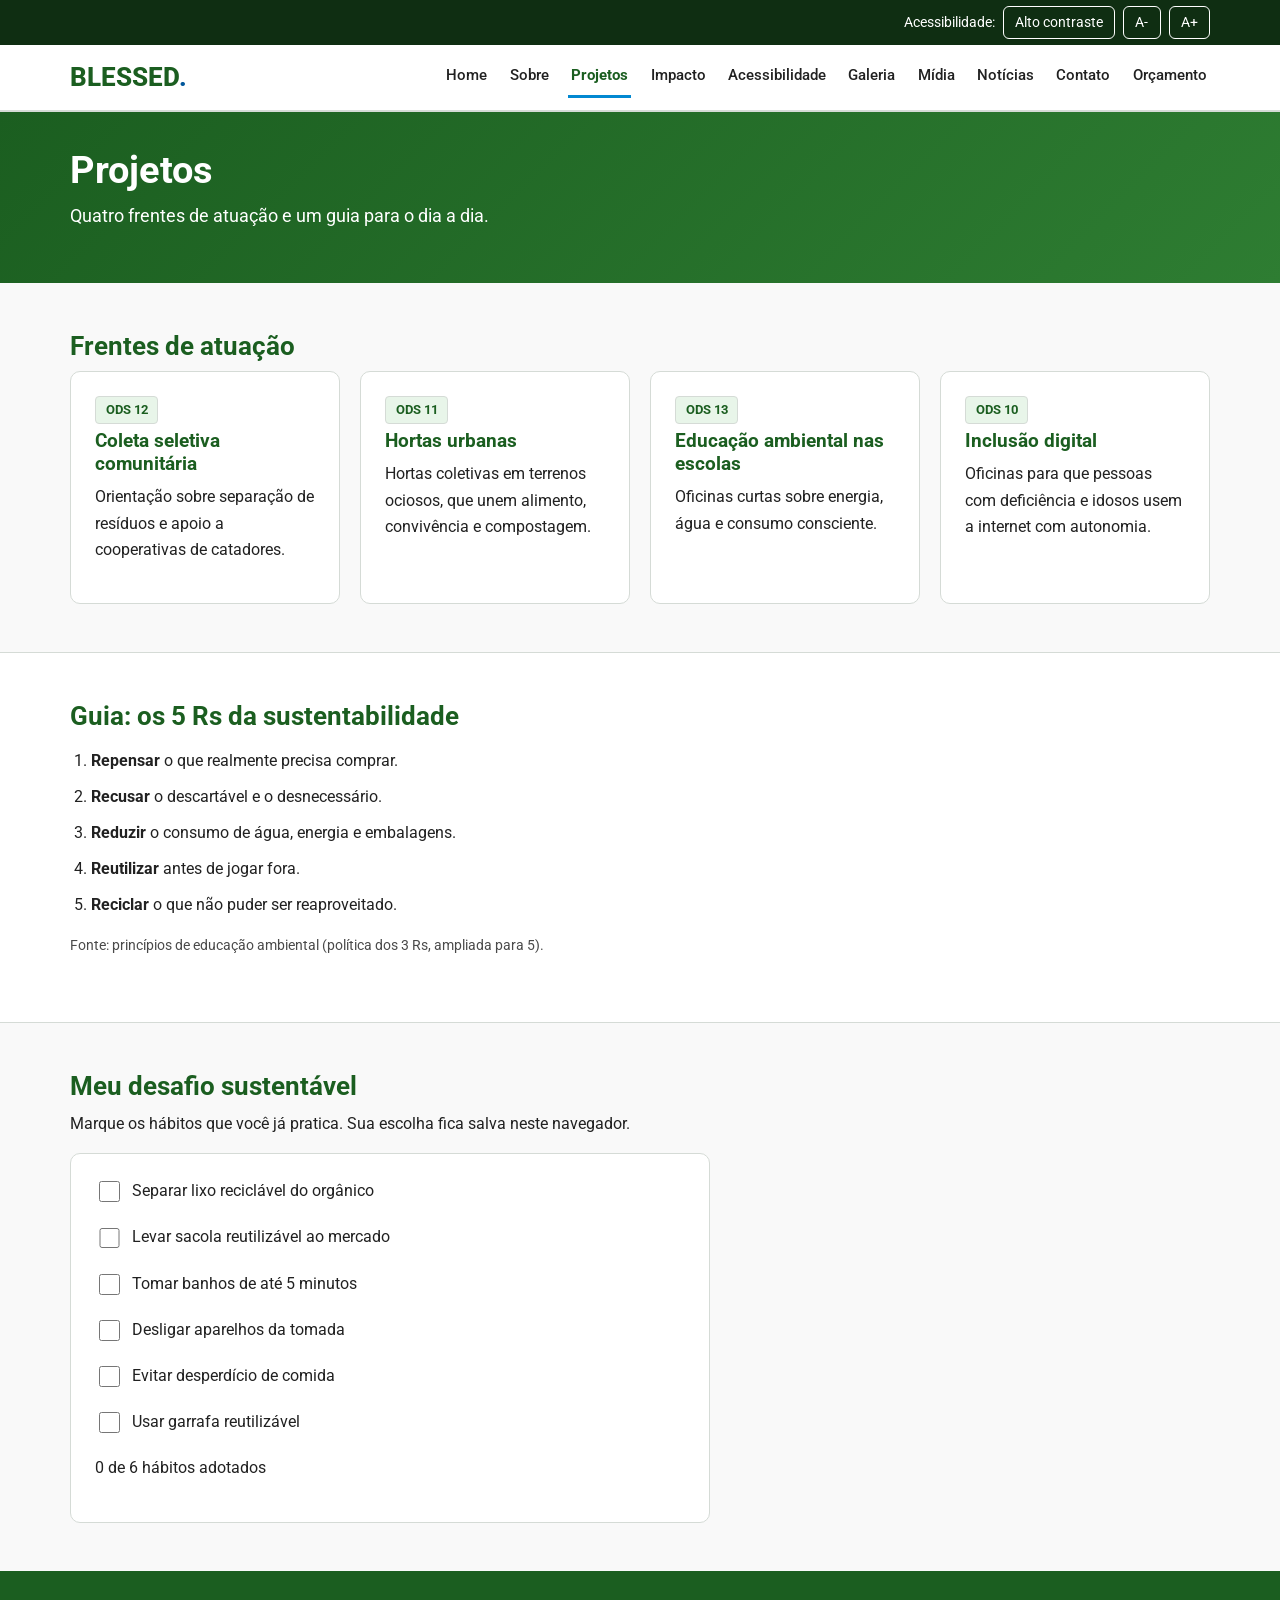
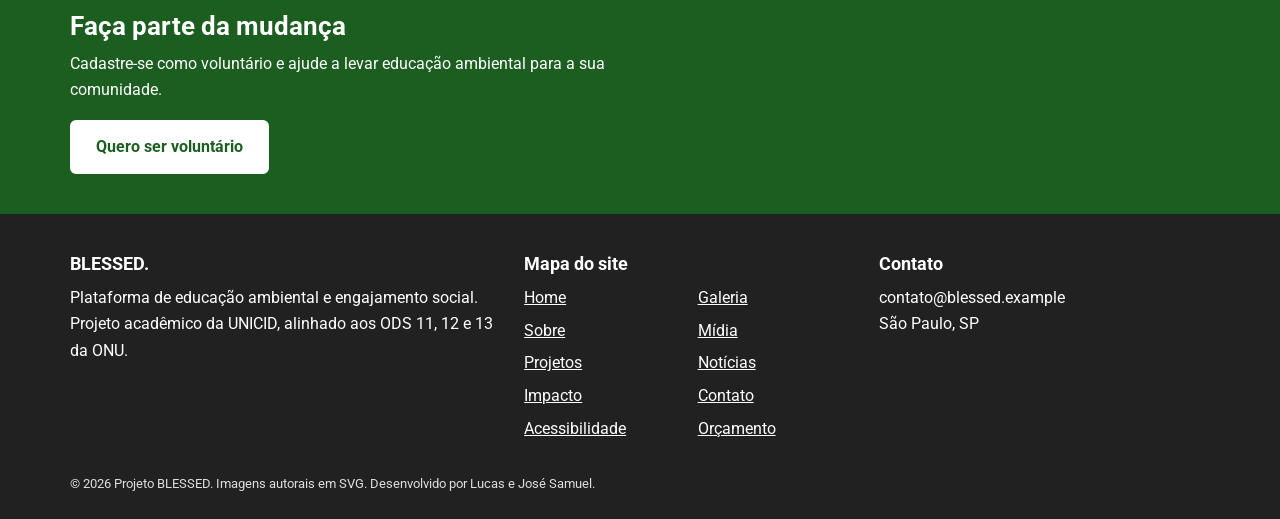
<file: projetos.html>
<!DOCTYPE html>
<html lang="pt-BR">
<head>
<meta charset="UTF-8">
<meta name="viewport" content="width=device-width, initial-scale=1">
<meta name="description" content="Projetos de sustentabilidade e impacto social do BLESSED.">
<meta name="author" content="Equipe BLESSED">
<title>Projetos | BLESSED</title>
<link rel="icon" href="img/favicon.svg" type="image/svg+xml">
<link rel="preconnect" href="https://fonts.googleapis.com">
<link rel="preconnect" href="https://fonts.gstatic.com" crossorigin>
<link rel="stylesheet" href="https://fonts.googleapis.com/css2?family=Roboto:wght@400;500;700;800&amp;display=swap">
<link rel="stylesheet" href="css/style.css">
</head>
<body>
<a class="skip-link" href="#main-content">Pular para o conteúdo principal</a>
<div class="a11y-bar"><div class="container a11y-inner">
<span>Acessibilidade:</span>
<button type="button" id="toggle-contrast" aria-pressed="false">Alto contraste</button>
<button type="button" id="font-down" aria-label="Diminuir tamanho da fonte">A-</button>
<button type="button" id="font-up" aria-label="Aumentar tamanho da fonte">A+</button>
</div></div>
<header class="header"><div class="container header-inner">
<a class="logo" href="index.html" aria-label="BLESSED, página inicial">BLESSED<span>.</span></a>
<button type="button" class="menu-toggle" id="menu-toggle" aria-expanded="false" aria-controls="site-nav">Menu</button>
<nav class="nav" id="site-nav" aria-label="Navegação principal"><ul><li><a href="index.html">Home</a></li><li><a href="sobre.html">Sobre</a></li><li><a href="projetos.html" aria-current="page">Projetos</a></li><li><a href="impacto.html">Impacto</a></li><li><a href="acessibilidade.html">Acessibilidade</a></li><li><a href="galeria.html">Galeria</a></li><li><a href="midia.html">Mídia</a></li><li><a href="noticias.html">Notícias</a></li><li><a href="contato.html">Contato</a></li><li><a href="orcamento_hospedagem.html">Orçamento</a></li></ul></nav>
</div></header>
<main id="main-content" tabindex="-1">
<section class="page-hero" aria-labelledby="h1"><div class="container"><h1 id="h1">Projetos</h1><p>Quatro frentes de atuação e um guia para o dia a dia.</p></div></section>
<section class="section" aria-labelledby="frentes"><div class="container"><h2 id="frentes">Frentes de atuação</h2>
<div class="grid">
<article class="card"><span class="tag">ODS 12</span><h3>Coleta seletiva comunitária</h3><p>Orientação sobre separação de resíduos e apoio a cooperativas de catadores.</p></article>
<article class="card"><span class="tag">ODS 11</span><h3>Hortas urbanas</h3><p>Hortas coletivas em terrenos ociosos, que unem alimento, convivência e compostagem.</p></article>
<article class="card"><span class="tag">ODS 13</span><h3>Educação ambiental nas escolas</h3><p>Oficinas curtas sobre energia, água e consumo consciente.</p></article>
<article class="card"><span class="tag">ODS 10</span><h3>Inclusão digital</h3><p>Oficinas para que pessoas com deficiência e idosos usem a internet com autonomia.</p></article>
</div></div></section>
<section class="section alt" aria-labelledby="rs"><div class="container"><h2 id="rs">Guia: os 5 Rs da sustentabilidade</h2>
<ol class="steps"><li><strong>Repensar</strong> o que realmente precisa comprar.</li><li><strong>Recusar</strong> o descartável e o desnecessário.</li><li><strong>Reduzir</strong> o consumo de água, energia e embalagens.</li><li><strong>Reutilizar</strong> antes de jogar fora.</li><li><strong>Reciclar</strong> o que não puder ser reaproveitado.</li></ol>
<p class="fonte">Fonte: princípios de educação ambiental (política dos 3 Rs, ampliada para 5).</p></div></section>
<section class="section" aria-labelledby="chk"><div class="container"><h2 id="chk">Meu desafio sustentável</h2>
<p>Marque os hábitos que você já pratica. Sua escolha fica salva neste navegador.</p>
<div class="card" style="max-width:640px"><div class="field check"><label><input type="checkbox" id="hab0" data-habito> Separar lixo reciclável do orgânico</label></div><div class="field check"><label><input type="checkbox" id="hab1" data-habito> Levar sacola reutilizável ao mercado</label></div><div class="field check"><label><input type="checkbox" id="hab2" data-habito> Tomar banhos de até 5 minutos</label></div><div class="field check"><label><input type="checkbox" id="hab3" data-habito> Desligar aparelhos da tomada</label></div><div class="field check"><label><input type="checkbox" id="hab4" data-habito> Evitar desperdício de comida</label></div><div class="field check"><label><input type="checkbox" id="hab5" data-habito> Usar garrafa reutilizável</label></div><p id="progresso-habitos" role="status"></p></div></div></section>
<section class="cta" aria-labelledby="cta-t"><div class="container">
<h2 id="cta-t">Faça parte da mudança</h2>
<p>Cadastre-se como voluntário e ajude a levar educação ambiental para a sua comunidade.</p>
<a class="btn" href="contato.html#voluntariado">Quero ser voluntário</a></div></section>
</main>
<footer class="footer"><div class="container">
<div class="footer-grid">
<div><h2>BLESSED.</h2><p>Plataforma de educação ambiental e engajamento social. Projeto acadêmico da UNICID, alinhado aos ODS 11, 12 e 13 da ONU.</p></div>
<nav aria-label="Mapa do site"><h2>Mapa do site</h2><ul><li><a href="index.html">Home</a></li><li><a href="sobre.html">Sobre</a></li><li><a href="projetos.html">Projetos</a></li><li><a href="impacto.html">Impacto</a></li><li><a href="acessibilidade.html">Acessibilidade</a></li><li><a href="galeria.html">Galeria</a></li><li><a href="midia.html">Mídia</a></li><li><a href="noticias.html">Notícias</a></li><li><a href="contato.html">Contato</a></li><li><a href="orcamento_hospedagem.html">Orçamento</a></li></ul></nav>
<div><h2>Contato</h2><p>contato@blessed.example<br>São Paulo, SP</p></div>
</div>
<small>&copy; 2026 Projeto BLESSED. Imagens autorais em SVG. Desenvolvido por Lucas e José Samuel.</small>
</div></footer>
<script src="js/script.js" defer></script>
</body>
</html>
</file>
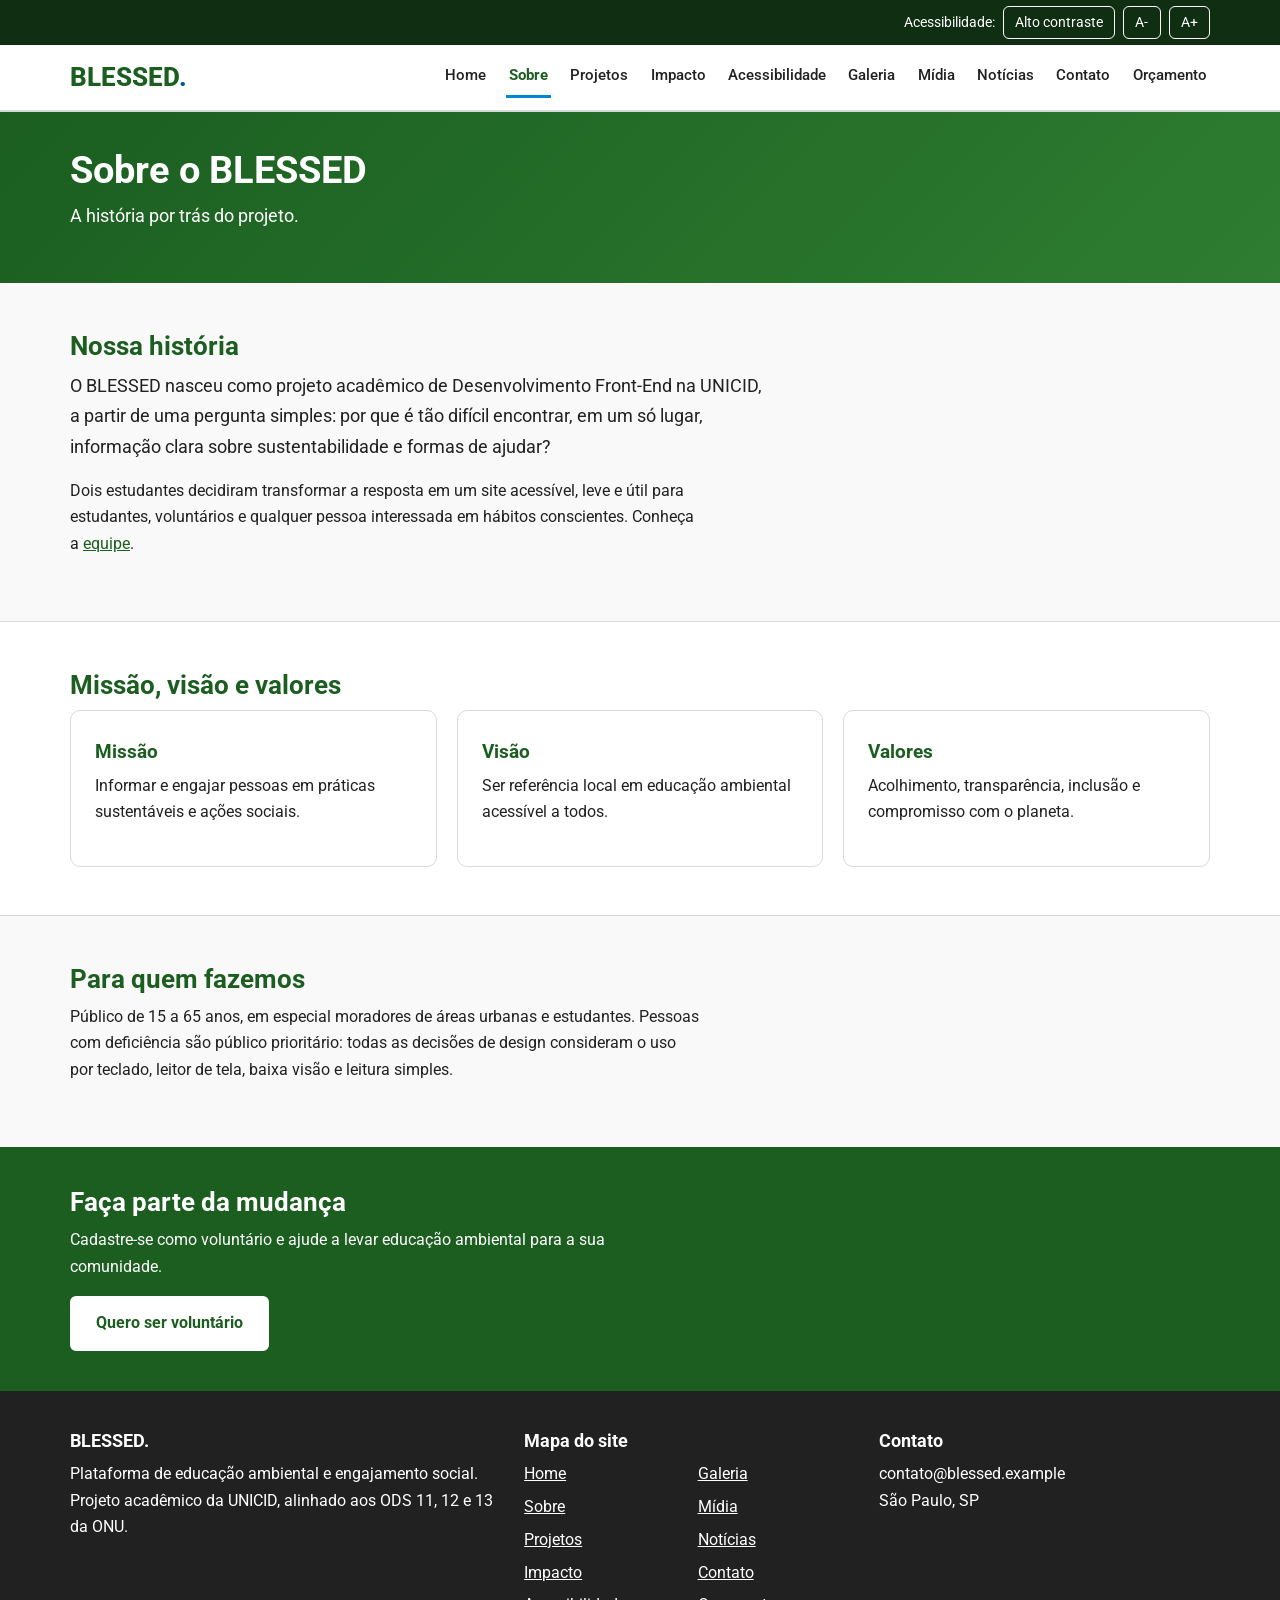
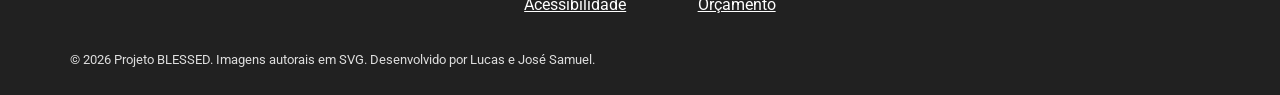
<file: sobre.html>
<!DOCTYPE html>
<html lang="pt-BR">
<head>
<meta charset="UTF-8">
<meta name="viewport" content="width=device-width, initial-scale=1">
<meta name="description" content="História, missão, visão e valores do projeto BLESSED.">
<meta name="author" content="Equipe BLESSED">
<title>Sobre | BLESSED</title>
<link rel="icon" href="img/favicon.svg" type="image/svg+xml">
<link rel="preconnect" href="https://fonts.googleapis.com">
<link rel="preconnect" href="https://fonts.gstatic.com" crossorigin>
<link rel="stylesheet" href="https://fonts.googleapis.com/css2?family=Roboto:wght@400;500;700;800&amp;display=swap">
<link rel="stylesheet" href="css/style.css">
</head>
<body>
<a class="skip-link" href="#main-content">Pular para o conteúdo principal</a>
<div class="a11y-bar"><div class="container a11y-inner">
<span>Acessibilidade:</span>
<button type="button" id="toggle-contrast" aria-pressed="false">Alto contraste</button>
<button type="button" id="font-down" aria-label="Diminuir tamanho da fonte">A-</button>
<button type="button" id="font-up" aria-label="Aumentar tamanho da fonte">A+</button>
</div></div>
<header class="header"><div class="container header-inner">
<a class="logo" href="index.html" aria-label="BLESSED, página inicial">BLESSED<span>.</span></a>
<button type="button" class="menu-toggle" id="menu-toggle" aria-expanded="false" aria-controls="site-nav">Menu</button>
<nav class="nav" id="site-nav" aria-label="Navegação principal"><ul><li><a href="index.html">Home</a></li><li><a href="sobre.html" aria-current="page">Sobre</a></li><li><a href="projetos.html">Projetos</a></li><li><a href="impacto.html">Impacto</a></li><li><a href="acessibilidade.html">Acessibilidade</a></li><li><a href="galeria.html">Galeria</a></li><li><a href="midia.html">Mídia</a></li><li><a href="noticias.html">Notícias</a></li><li><a href="contato.html">Contato</a></li><li><a href="orcamento_hospedagem.html">Orçamento</a></li></ul></nav>
</div></header>
<main id="main-content" tabindex="-1">
<section class="page-hero" aria-labelledby="h1"><div class="container"><h1 id="h1">Sobre o BLESSED</h1><p>A história por trás do projeto.</p></div></section>
<section class="section" aria-labelledby="hist"><div class="container"><h2 id="hist">Nossa história</h2>
<p class="lead">O BLESSED nasceu como projeto acadêmico de Desenvolvimento Front-End na UNICID, a partir de uma pergunta simples: por que é tão difícil encontrar, em um só lugar, informação clara sobre sustentabilidade e formas de ajudar?</p>
<p>Dois estudantes decidiram transformar a resposta em um site acessível, leve e útil para estudantes, voluntários e qualquer pessoa interessada em hábitos conscientes. Conheça a <a href="contato.html#equipe">equipe</a>.</p></div></section>
<section class="section alt" aria-labelledby="mvv"><div class="container"><h2 id="mvv">Missão, visão e valores</h2>
<div class="grid">
<article class="card"><h3>Missão</h3><p>Informar e engajar pessoas em práticas sustentáveis e ações sociais.</p></article>
<article class="card"><h3>Visão</h3><p>Ser referência local em educação ambiental acessível a todos.</p></article>
<article class="card"><h3>Valores</h3><p>Acolhimento, transparência, inclusão e compromisso com o planeta.</p></article>
</div></div></section>
<section class="section" aria-labelledby="pub"><div class="container"><h2 id="pub">Para quem fazemos</h2>
<p>Público de 15 a 65 anos, em especial moradores de áreas urbanas e estudantes. Pessoas com deficiência são público prioritário: todas as decisões de design consideram o uso por teclado, leitor de tela, baixa visão e leitura simples.</p></div></section>
<section class="cta" aria-labelledby="cta-t"><div class="container">
<h2 id="cta-t">Faça parte da mudança</h2>
<p>Cadastre-se como voluntário e ajude a levar educação ambiental para a sua comunidade.</p>
<a class="btn" href="contato.html#voluntariado">Quero ser voluntário</a></div></section>
</main>
<footer class="footer"><div class="container">
<div class="footer-grid">
<div><h2>BLESSED.</h2><p>Plataforma de educação ambiental e engajamento social. Projeto acadêmico da UNICID, alinhado aos ODS 11, 12 e 13 da ONU.</p></div>
<nav aria-label="Mapa do site"><h2>Mapa do site</h2><ul><li><a href="index.html">Home</a></li><li><a href="sobre.html">Sobre</a></li><li><a href="projetos.html">Projetos</a></li><li><a href="impacto.html">Impacto</a></li><li><a href="acessibilidade.html">Acessibilidade</a></li><li><a href="galeria.html">Galeria</a></li><li><a href="midia.html">Mídia</a></li><li><a href="noticias.html">Notícias</a></li><li><a href="contato.html">Contato</a></li><li><a href="orcamento_hospedagem.html">Orçamento</a></li></ul></nav>
<div><h2>Contato</h2><p>contato@blessed.example<br>São Paulo, SP</p></div>
</div>
<small>&copy; 2026 Projeto BLESSED. Imagens autorais em SVG. Desenvolvido por Lucas e José Samuel.</small>
</div></footer>
<script src="js/script.js" defer></script>
</body>
</html>
</file>
<file: css/style.css>
/* ==========================================================
   style.css – BLESSED (2ª entrega · AV A2)
   Abordagem mobile-first: estilos base = celular; @media amplia
   para tablet (600px) e desktop (1100px).
   Identidade visual vem do escopo: verde folha, azul acolhedor,
   off-white e grafite. Tudo controlado por variáveis em :root.
   ========================================================== */

/* ---------- 1. Variáveis (cores, tipografia, medidas) ---------- */
:root {
  --green: #2E7D32;        /* Verde Folha (escopo) – contraste 5,1:1 com branco */
  --green-dark: #1B5E20;   /* variação escura para texto/links */
  --blue: #01579B;         /* Azul Acolhedor escurecido para passar AA em texto */
  --blue-light: #0288D1;   /* Azul do escopo, usado só em detalhes decorativos */
  --bg: #F9F9F9;           /* Off-white */
  --surface: #FFFFFF;
  --text: #212121;         /* Grafite */
  --muted: #4A4A4A;
  --border: #D5DBD6;
  --heading: #1B5E20;
  --link: #1B5E20;
  --btn-bg: #2E7D32;
  --btn-text: #FFFFFF;
  --hero-from: #1B5E20;
  --hero-to: #2E7D32;
  --hero-text: #FFFFFF;
  --tag-bg: #E8F5E9;
  --error: #B00020;
  --ok: #1B5E20;
  --focus: #FFFFFF;        /* anel interno do foco */
  --focus-ring: #01579B;   /* anel externo do foco */
  --bar-bg: #0F2E12;
  --footer-bg: #212121;
  --footer-text: #FFFFFF;
  --radius: 10px;
  --font: 'Roboto', 'Open Sans', system-ui, -apple-system, 'Segoe UI', sans-serif;
}

/* ---------- 2. Modo alto contraste (ativado por JS) ---------- */
body.high-contrast {
  --bg: #000; --surface: #000; --text: #FFFF00; --muted: #FFFF00;
  --border: #FFFF00; --heading: #FFFF00; --link: #FFFF00;
  --btn-bg: #FFFF00; --btn-text: #000;
  --hero-from: #000; --hero-to: #000; --hero-text: #FFFF00;
  --tag-bg: #000; --error: #FF8A80; --ok: #69F0AE;
  --focus: #FFFF00; --focus-ring: #FFFFFF;
  --bar-bg: #000; --footer-bg: #000; --footer-text: #FFFF00;
}

/* ---------- 3. Base ---------- */
*, *::before, *::after { box-sizing: border-box; }
html { scroll-behavior: smooth; }
body {
  margin: 0; font-family: var(--font); font-size: 1rem; line-height: 1.65;
  color: var(--text); background: var(--bg);
}
img { max-width: 100%; height: auto; display: block; }
[hidden] { display: none !important; }
a { color: var(--link); }
h1, h2, h3 { line-height: 1.2; color: var(--heading); margin: 0 0 .6rem; }
h1 { font-size: 2rem; }
h2 { font-size: 1.6rem; }
h3 { font-size: 1.2rem; }
p { margin: 0 0 1rem; max-width: 70ch; }
.container { width: 92%; max-width: 1140px; margin: 0 auto; }

/* Foco visível em TODOS os elementos interativos (WCAG 2.4.7) */
:focus-visible {
  outline: 3px solid var(--focus);
  box-shadow: 0 0 0 6px var(--focus-ring);
}

/* Link "pular para o conteúdo" */
.skip-link {
  position: absolute; left: .5rem; top: -4rem; z-index: 1000;
  background: var(--green-dark); color: #fff; padding: .6rem 1rem; border-radius: 6px;
}
.skip-link:focus { top: .5rem; }

/* ---------- 4. Barra de acessibilidade ---------- */
.a11y-bar { background: var(--bar-bg); color: #fff; font-size: .9rem; padding: .35rem 0; }
body.high-contrast .a11y-bar { color: var(--text); border-bottom: 1px solid var(--border); }
.a11y-inner { display: flex; gap: .5rem; align-items: center; justify-content: flex-end; flex-wrap: wrap; }
.a11y-bar button {
  background: transparent; color: inherit; border: 1px solid currentColor;
  border-radius: 6px; padding: .25rem .7rem; font: inherit; cursor: pointer; min-height: 32px;
}
.a11y-bar button[aria-pressed="true"] { background: #fff; color: #000; }

/* ---------- 5. Cabeçalho e navegação ---------- */
.header { background: var(--surface); border-bottom: 2px solid var(--border); position: sticky; top: 0; z-index: 100; }
.header-inner { display: flex; align-items: center; justify-content: space-between; padding: .7rem 0; gap: 1rem; flex-wrap: wrap; }
.logo { font-size: 1.6rem; font-weight: 800; text-decoration: none; color: var(--heading); }
.logo span { color: var(--blue); }
body.high-contrast .logo span { color: var(--text); }
.menu-toggle {
  background: var(--btn-bg); color: var(--btn-text); border: 0; border-radius: 6px;
  padding: .55rem 1rem; font: inherit; font-weight: 600; cursor: pointer;
}
.nav { display: none; width: 100%; }
.nav.open { display: block; }
.nav ul { list-style: none; margin: 0; padding: 0; display: flex; flex-direction: column; }
.nav a {
  display: block; padding: .7rem .3rem; text-decoration: none; color: var(--text);
  font-weight: 500; border-bottom: 1px solid var(--border);
}
.nav a:hover { color: var(--link); text-decoration: underline; }
.nav a[aria-current="page"] { font-weight: 700; color: var(--link); border-bottom: 3px solid var(--blue-light); }

/* ---------- 6. Hero / cabeçalho de página ---------- */
.hero, .page-hero { background: linear-gradient(135deg, var(--hero-from), var(--hero-to)); color: var(--hero-text); }
body.high-contrast .hero, body.high-contrast .page-hero { border-bottom: 2px solid var(--border); }
.hero { padding: 3.5rem 0; }
.page-hero { padding: 2.2rem 0; }
.hero h1, .page-hero h1 { color: var(--hero-text); }
.hero h1 { font-size: 2.2rem; max-width: 20ch; }
.hero p, .page-hero p { font-size: 1.1rem; }
.btn-row { display: flex; gap: .8rem; flex-wrap: wrap; margin-top: 1.4rem; }

/* ---------- 7. Botões ---------- */
.btn {
  display: inline-block; padding: .75rem 1.5rem; border-radius: 6px; font: inherit; font-weight: 700;
  text-decoration: none; cursor: pointer; border: 2px solid var(--btn-bg);
  background: var(--btn-bg); color: var(--btn-text);
}
.btn:hover { filter: brightness(.9); }
.btn-outline { background: transparent; color: inherit; border-color: currentColor; }
.hero .btn:not(.btn-outline), .page-hero .btn:not(.btn-outline), .cta .btn:not(.btn-outline) { background: #fff; color: var(--green-dark); border-color: #fff; }
body.high-contrast .hero .btn:not(.btn-outline), body.high-contrast .cta .btn:not(.btn-outline) { background: var(--btn-bg); color: var(--btn-text); border-color: var(--btn-bg); }

/* ---------- 8. Seções, grids e cartões ---------- */
.section { padding: 3rem 0; }
.section.alt { background: var(--surface); border-block: 1px solid var(--border); }
.section-head { margin-bottom: 1.8rem; }
.grid { display: grid; gap: 1.25rem; grid-template-columns: repeat(auto-fit, minmax(min(100%, 260px), 1fr)); }
.card { background: var(--surface); border: 1px solid var(--border); border-radius: var(--radius); padding: 1.5rem; }
.card h3 { margin-top: .3rem; }
.tag {
  display: inline-block; background: var(--tag-bg); color: var(--heading); font-weight: 700; font-size: .8rem;
  padding: .15rem .6rem; border-radius: 4px; border: 1px solid var(--border);
}
.stat { font-size: 2.4rem; font-weight: 800; color: var(--heading); line-height: 1.1; margin-bottom: .4rem; }
.fonte { font-size: .875rem; color: var(--muted); margin-top: .8rem; }
.lead { font-size: 1.15rem; }
.steps { padding-left: 1.3rem; }
.steps li { margin-bottom: .6rem; }
.news-meta { font-size: .9rem; color: var(--muted); }

/* ---------- 9. Galeria ---------- */
.gallery figure { margin: 0; background: var(--surface); border: 1px solid var(--border); border-radius: var(--radius); overflow: hidden; }
.gallery figcaption { padding: .8rem 1rem; font-size: .95rem; }

/* ---------- 10. Filtro de notícias e FAQ ---------- */
.filters { display: flex; flex-wrap: wrap; gap: .6rem; margin-bottom: 1.5rem; }
.filters button {
  background: var(--surface); color: var(--text); border: 2px solid var(--green); border-radius: 999px;
  padding: .45rem 1.1rem; font: inherit; font-weight: 600; cursor: pointer;
}
.filters button[aria-pressed="true"] { background: var(--btn-bg); color: var(--btn-text); }
details { background: var(--surface); border: 1px solid var(--border); border-radius: var(--radius); margin-bottom: .8rem; padding: .2rem 1rem; }
summary { cursor: pointer; font-weight: 700; padding: .8rem 0; color: var(--heading); }
details p { margin-top: .2rem; }

/* ---------- 11. Formulários ---------- */
.form { background: var(--surface); border: 1px solid var(--border); border-radius: var(--radius); padding: 1.5rem; max-width: 640px; }
.field { margin-bottom: 1.2rem; }
.field label { display: block; font-weight: 600; margin-bottom: .35rem; }
.field input:not([type="checkbox"]), .field select, .field textarea {
  width: 100%; padding: .7rem; font: inherit; color: var(--text); background: var(--surface);
  border: 2px solid #6B6B6B; border-radius: 6px;
}
body.high-contrast .field input, body.high-contrast .field select, body.high-contrast .field textarea { border-color: var(--border); }
.field .invalid { border-color: var(--error) !important; background: color-mix(in srgb, var(--error) 8%, var(--surface)); }
.field.check label { display: flex; gap: .6rem; align-items: flex-start; font-weight: 400; }
.field.check input { width: 1.3rem; height: 1.3rem; margin-top: .2rem; flex: none; }
.error { display: block; color: var(--error); font-weight: 600; font-size: .95rem; min-height: 1.2em; margin-top: .3rem; }
.status { margin-top: 1rem; font-weight: 700; }
.status.ok { color: var(--ok); }
.status.fail { color: var(--error); }
.req { color: var(--error); }
.ls-info { font-size: .9rem; color: var(--muted); margin-top: 1rem; }
.ls-info button { font: inherit; font-size: .85rem; margin-left: .5rem; cursor: pointer; padding: .15rem .6rem; }
.map { width: 100%; height: 320px; border: 2px solid var(--border); border-radius: var(--radius); }

/* ---------- 12. Chamada para ação e rodapé ---------- */
.cta { background: var(--green-dark); color: #fff; padding: 2.5rem 0; }
.cta h2 { color: #fff; }
body.high-contrast .cta { background: #000; color: var(--text); border-block: 2px solid var(--border); }
body.high-contrast .cta h2 { color: var(--text); }
.footer { background: var(--footer-bg); color: var(--footer-text); padding: 2.5rem 0 1.5rem; }
.footer h2 { color: var(--footer-text); font-size: 1.1rem; }
.footer a { color: var(--footer-text); }
.footer ul { list-style: none; padding: 0; margin: 0; columns: 2; }
.footer li { margin-bottom: .4rem; }
.footer-grid { display: grid; gap: 1.5rem; grid-template-columns: 1fr; }
.footer small { display: block; margin-top: 1.5rem; opacity: .85; }

/* ---------- 13. Tablet (≥ 600px) ---------- */
@media (min-width: 600px) {
  h1 { font-size: 2.4rem; }
  .hero h1 { font-size: 2.8rem; }
  .footer-grid { grid-template-columns: 1.3fr 1fr 1fr; }
}

/* ---------- 14. Desktop (≥ 1200px): menu horizontal ---------- */
@media (min-width: 1200px) {
  .menu-toggle { display: none; }
  .nav { display: block; width: auto; }
  .nav ul { flex-direction: row; gap: .2rem 1rem; }
  .nav a { border-bottom: 3px solid transparent; padding: .4rem .2rem; font-size: .95rem; }
  .hero { padding: 5rem 0; }
}

/* ---------- 15. Preferências do usuário ---------- */
@media (prefers-reduced-motion: reduce) {
  * { transition: none !important; scroll-behavior: auto !important; }
}

/* ---------- 16. Tabelas, vídeo e áudio ---------- */
.table-wrap { overflow-x: auto; margin-bottom: .5rem; }
table { border-collapse: collapse; width: 100%; min-width: 520px; background: var(--surface); }
caption { text-align: left; font-weight: 700; padding: .5rem 0; color: var(--heading); }
th, td { border: 1px solid var(--border); padding: .7rem; text-align: left; vertical-align: top; }
th { background: var(--tag-bg); color: var(--heading); }
video { width: 100%; max-width: 720px; height: auto; border-radius: var(--radius); background: #000; }
audio { width: 100%; max-width: 520px; }
code, kbd { background: var(--tag-bg); border: 1px solid var(--border); border-radius: 4px; padding: 0 .3rem; }
.gallery small { color: var(--muted); }
</file>
